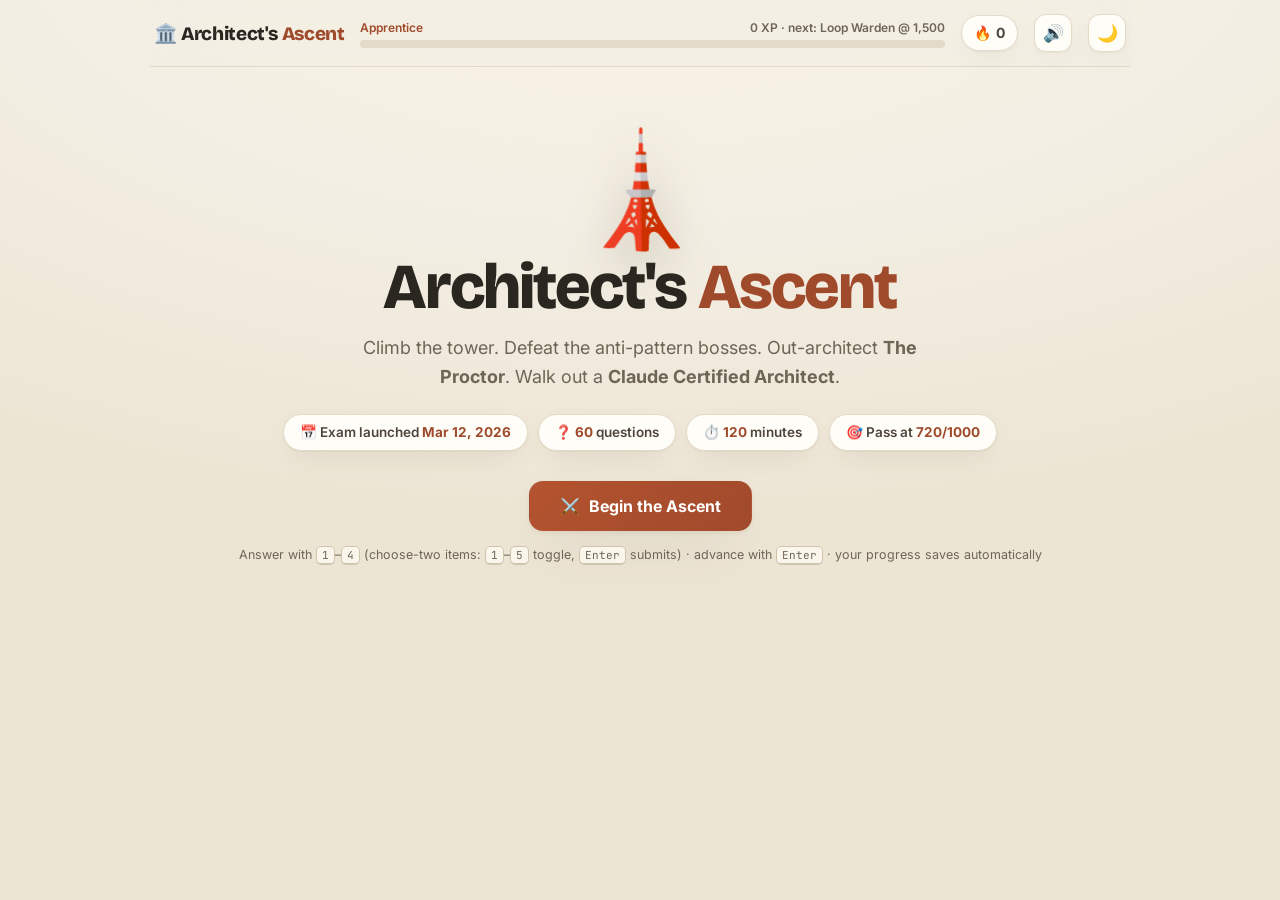
<file: index.html>
<!DOCTYPE html>
<html lang="en">
<head>
<meta charset="UTF-8">
<meta name="viewport" content="width=device-width, initial-scale=1.0">
<title>Architect's Ascent — CCA-F Trainer (2026)</title>
<meta name="description" content="A study game for the Claude Certified Architect — Foundations exam. Climb the tower, defeat anti-pattern bosses, survive The Proctor.">
<link rel="preconnect" href="https://fonts.googleapis.com">
<link rel="preconnect" href="https://fonts.gstatic.com" crossorigin>
<script>
/* theme before first paint: the player's pick, else the system setting */
(function () {
  var t = 'light';
  try {
    var s = JSON.parse(localStorage.getItem('architects-ascent-v2') || 'null');
    if (s && (s.themeSet || (s.themeSet === undefined && s.theme === 'dark'))) t = s.theme;
    else if (window.matchMedia && matchMedia('(prefers-color-scheme: dark)').matches) t = 'dark';
  } catch (e) {}
  document.documentElement.dataset.theme = t;
})();
</script>
<link href="https://fonts.googleapis.com/css2?family=Bricolage+Grotesque:opsz,wght@12..96,400;12..96,600;12..96,700;12..96,800&family=Inter:wght@400;500;600;700&family=JetBrains+Mono:wght@500&display=swap" rel="stylesheet">
<style>
/* ============================================================
   ARCHITECT'S ASCENT — design system
   Readable by decree: Inter for prose, Bricolage for display,
   JetBrains Mono ONLY for code tokens.
   ============================================================ */
:root {
  --font-display: 'Bricolage Grotesque', 'Inter', sans-serif;
  --font-body: 'Inter', -apple-system, 'Segoe UI', sans-serif;
  --font-code: 'JetBrains Mono', ui-monospace, monospace;

  --bg: #F3EEE3;
  --bg-grad: radial-gradient(1200px 600px at 50% -10%, #FAF4E6 0%, #F3EEE3 55%, #EDE5D4 100%);
  --card: #FFFDF7;
  --card-2: #FAF6EC;
  --ink: #2A2620;
  --ink-soft: #4E463C;
  --muted: #6E6557;
  --line: #E3DAC8;
  --line-strong: #CFC4AD;
  --accent: #D97757;
  --accent-deep: #A04A2C;
  --accent-btn: linear-gradient(135deg, #B4532F, #A04A2C);
  --accent-soft: #F6E3DA;
  --gold: #C2912E;
  --gold-ink: #7E5B12;
  --good: #3D7349;
  --good-soft: #E2EFE2;
  --bad: #A8392F;
  --bad-soft: #F7E1DD;
  --on-strong: #FFFFFF;
  --focus: #1F5FBF;
  --d1: #B4532F; --d2: #7461A8; --d3: #3C7268; --d4: #4A6C92; --d5: #9A4E7A;
  --shadow: 0 1px 2px rgba(74,60,40,.06), 0 10px 30px -12px rgba(74,60,40,.18);
  --shadow-big: 0 2px 4px rgba(74,60,40,.08), 0 24px 60px -20px rgba(74,60,40,.28);
  --radius: 16px;
}
[data-theme="dark"] {
  --bg: #201D19;
  --bg-grad: radial-gradient(1200px 600px at 50% -10%, #2B2620 0%, #201D19 55%, #1A1815 100%);
  --card: #2B2722;
  --card-2: #332E27;
  --ink: #F0EADD;
  --ink-soft: #D9D0C0;
  --muted: #B5A994;
  --line: #433D33;
  --line-strong: #57503F;
  --accent: #E08963;
  --accent-deep: #F0A07A;
  --accent-btn: linear-gradient(135deg, var(--accent), var(--accent-deep));
  --accent-soft: #46342B;
  --gold: #D9AC4B;
  --gold-ink: #D9AC4B;
  --good: #7CB888;
  --good-soft: #2E3B2E;
  --bad: #EB8B7C;
  --bad-soft: #45302C;
  --on-strong: #1F1A14;
  --focus: #8DB8FF;
  --d1: #E08963; --d2: #A895D6; --d3: #6FB0A3; --d4: #85A7CC; --d5: #D188B1;
  --shadow: 0 1px 2px rgba(0,0,0,.25), 0 10px 30px -12px rgba(0,0,0,.5);
  --shadow-big: 0 2px 4px rgba(0,0,0,.3), 0 24px 60px -20px rgba(0,0,0,.6);
}

* { margin: 0; padding: 0; box-sizing: border-box; }
@media (prefers-reduced-motion: no-preference) { html { scroll-behavior: smooth; } }
/* keep focused and scrolled-to things clear of the sticky top bar */
html { scroll-padding-top: calc(var(--topbar-h, 70px) + 12px); }
@media (max-width: 800px) { html:has(#screen-exam.active) { scroll-padding-top: calc(var(--topbar-h, 70px) + 64px); } }
body {
  font-family: var(--font-body);
  font-size: 16px;
  line-height: 1.6;
  color: var(--ink);
  background: var(--bg);
  background-image: var(--bg-grad);
  background-attachment: fixed;
  min-height: 100vh;
  transition: background-color .3s, color .3s;
}
code {
  font-family: var(--font-code);
  font-size: .85em;
  background: var(--accent-soft);
  color: var(--accent-deep);
  padding: .1em .35em;
  border-radius: 6px;
  white-space: nowrap;
}
/* long paths and identifiers may break so they can't widen the page on phones */
code.lc { white-space: normal; overflow-wrap: anywhere; -webkit-box-decoration-break: clone; box-decoration-break: clone;
}
[hidden] { display: none !important; }
button { font-family: var(--font-body); cursor: pointer; color: inherit; }
:focus-visible { outline: 3px solid var(--focus); outline-offset: 2px; }
.answer:focus-visible { border-color: var(--focus); }
[tabindex="-1"]:focus { outline: none; }

.sr-only {
  position: absolute !important; width: 1px; height: 1px; padding: 0; margin: -1px;
  overflow: hidden; clip: rect(0 0 0 0); white-space: nowrap; border: 0;
}
/* a whole card is clickable; its title button carries focus and the accessible name */
.card-link {
  font: inherit; color: inherit; background: none; border: 0; padding: 0; text-align: left; letter-spacing: inherit;
}
.card-link::after { content: ''; position: absolute; inset: 0; border-radius: inherit; }
.card-link:focus-visible { outline: none; }
.mode-card:has(.card-link:focus-visible), .floor-card:focus-visible { outline: 3px solid var(--focus); outline-offset: 3px; }
@media (prefers-reduced-motion: reduce) {
  *, *::before, *::after {
    animation-duration: .01ms !important; animation-iteration-count: 1 !important;
    transition-duration: .01ms !important; scroll-behavior: auto !important;
  }
  /* slides are sized by measuring them (Learn.fit), so their text must change size instantly */
  .lslide, .lslide * { transition: none !important; }
}

#app { max-width: 1020px; margin: 0 auto; padding: 0 20px 80px; }

/* ---------- top bar ---------- */
#topbar {
  position: sticky; top: 0; z-index: 50;
  display: flex; align-items: center; gap: 16px;
  padding: 14px 4px;
  background: color-mix(in srgb, var(--bg) 82%, transparent);
  backdrop-filter: blur(10px);
  border-bottom: 1px solid var(--line);
  margin-bottom: 26px;
}
#topbar .logo {
  font-family: var(--font-display);
  font-weight: 800; font-size: 19px; letter-spacing: -.02em;
  cursor: pointer; user-select: none; white-space: nowrap;
  background: none; border: 0; padding: 0; color: var(--ink);
}
#topbar .logo span { color: var(--accent-deep); }
.xp-wrap { flex: 1; min-width: 120px; }
.xp-row { display: flex; justify-content: space-between; font-size: 12px; font-weight: 600; color: var(--muted); margin-bottom: 3px; }
.xp-row .title-chip { color: var(--accent-deep); }
.xp-bar { height: 8px; border-radius: 99px; background: var(--line); overflow: hidden; }
.xp-fill { height: 100%; border-radius: 99px; background: linear-gradient(90deg, var(--accent), var(--gold)); transition: width .6s cubic-bezier(.2,.8,.2,1); }
.streak-chip {
  display: flex; align-items: center; gap: 5px;
  font-weight: 700; font-size: 14px; color: var(--ink-soft);
  background: var(--card); border: 1px solid var(--line);
  padding: 6px 12px; border-radius: 99px; box-shadow: var(--shadow);
  white-space: nowrap;
}
.icon-btn {
  width: 38px; height: 38px; border-radius: 12px;
  border: 1px solid var(--line); background: var(--card);
  font-size: 17px; box-shadow: var(--shadow);
  display: grid; place-items: center;
  transition: transform .15s;
}
.icon-btn:hover { transform: translateY(-2px); }

/* ---------- screens ---------- */
.screen { display: none; animation: rise .35s cubic-bezier(.2,.8,.2,1); }
.screen.active { display: block; }
@keyframes rise { from { opacity: 0; transform: translateY(10px); } to { opacity: 1; transform: none; } }

/* ---------- title screen ---------- */
#screen-title { text-align: center; padding: 40px 0 20px; }
.tower-hero { font-size: 110px; line-height: 1; margin-bottom: 10px; filter: drop-shadow(0 14px 24px rgba(74,60,40,.25)); animation: floaty 4s ease-in-out infinite; }
@keyframes floaty { 0%,100% { transform: translateY(0); } 50% { transform: translateY(-10px); } }
#screen-title h1 {
  font-family: var(--font-display); font-weight: 800;
  font-size: clamp(40px, 7vw, 64px); letter-spacing: -.03em; line-height: 1.05;
}
#screen-title h1 em { font-style: normal; color: var(--accent-deep); }
#screen-title .tagline { font-size: 18px; color: var(--muted); max-width: 560px; margin: 14px auto 6px; }
.exam-facts {
  display: flex; gap: 10px; justify-content: center; flex-wrap: wrap; margin: 22px 0 30px;
}
.fact-pill {
  background: var(--card); border: 1px solid var(--line); border-radius: 99px;
  padding: 7px 16px; font-size: 13.5px; font-weight: 600; color: var(--ink-soft);
  box-shadow: var(--shadow);
}
.fact-pill b { color: var(--accent-deep); }

/* ---------- buttons ---------- */
.btn {
  display: inline-flex; align-items: center; justify-content: center; gap: 9px;
  font-weight: 700; font-size: 16px;
  padding: 14px 30px; border-radius: 14px;
  border: 1px solid transparent;
  background: var(--ink); color: var(--bg);
  box-shadow: var(--shadow-big);
  transition: transform .15s, box-shadow .15s, background .2s;
}
.btn:hover { transform: translateY(-2px); }
.btn:active { transform: translateY(0); }
.btn.primary { background: var(--accent-btn); color: #fff; }
[data-theme="dark"] .btn.primary { color: #241a14; }
.btn.ghost { background: var(--card); color: var(--ink); border-color: var(--line-strong); box-shadow: var(--shadow); }
.btn.small { font-size: 13.5px; padding: 9px 18px; border-radius: 11px; }
.btn:disabled { opacity: .45; pointer-events: none; }

/* ---------- home hub ---------- */
.hub-stats {
  display: grid; grid-template-columns: repeat(auto-fit, minmax(140px, 1fr));
  gap: 12px; margin-bottom: 26px;
}
/* five stats: never leave one card alone on the last row */
@media (max-width: 860px) { .hub-stats { grid-template-columns: repeat(6, minmax(0, 1fr)); } .hub-stats > * { grid-column: span 2; } .hub-stats > :nth-last-child(-n+2):nth-child(3n+1), .hub-stats > :nth-last-child(-n+2):nth-child(3n+1) ~ * { grid-column: span 3; } }
@media (max-width: 480px) { .hub-stats > *, .hub-stats > :nth-last-child(-n+2):nth-child(3n+1), .hub-stats > :nth-last-child(-n+2):nth-child(3n+1) ~ * { grid-column: span 3; } .hub-stats > :last-child:nth-child(odd) { grid-column: 1 / -1; } }
.stat-card {
  background: var(--card); border: 1px solid var(--line); border-radius: var(--radius);
  padding: 14px 18px; box-shadow: var(--shadow);
}
.stat-card .k { font-size: 12px; font-weight: 600; text-transform: uppercase; letter-spacing: .06em; color: var(--muted); }
.stat-card .v { font-family: var(--font-display); font-weight: 800; font-size: 26px; letter-spacing: -.02em; }
.mode-grid { display: grid; grid-template-columns: repeat(auto-fit, minmax(280px, 1fr)); gap: 16px; }
.mode-card {
  position: relative; overflow: hidden;
  background: var(--card); border: 1px solid var(--line); border-radius: 20px;
  padding: 22px; box-shadow: var(--shadow); cursor: pointer;
  transition: transform .18s, box-shadow .18s, border-color .18s;
}
.mode-card:hover { transform: translateY(-4px); box-shadow: var(--shadow-big); border-color: var(--line-strong); }
.mode-card .emoji { font-size: 38px; line-height: 1; margin-bottom: 12px; display: block; }
.mode-card h3 { font-family: var(--font-display); font-weight: 700; font-size: 21px; letter-spacing: -.02em; margin-bottom: 5px; }
.mode-card p { font-size: 14.5px; color: var(--muted); }
.mode-card .badge {
  position: absolute; top: 16px; right: 16px;
  font-size: 12px; font-weight: 700; color: var(--accent-deep);
  background: var(--accent-soft); border-radius: 99px; padding: 4px 11px;
}
.mode-card.hero { grid-column: 1 / -1; background: linear-gradient(135deg, var(--card) 55%, var(--accent-soft)); }

/* ---------- section headers ---------- */
.screen-head { display: flex; align-items: baseline; gap: 14px; margin-bottom: 20px; flex-wrap: wrap; }
.screen-head h1, .screen-head h2 { font-family: var(--font-display); font-weight: 800; font-size: 32px; letter-spacing: -.02em; }
.screen-head .sub { color: var(--muted); font-size: 15px; }
.back-link { font-weight: 600; font-size: 14px; color: var(--accent-deep); background: none; border: none; padding: 4px 0; }
.back-link:hover { text-decoration: underline; }

/* ---------- tower map ---------- */
.floor-list { display: flex; flex-direction: column-reverse; gap: 10px; }
.floor-card {
  display: flex; align-items: center; gap: 16px; width: 100%; text-align: left; font: inherit; color: var(--ink);
  background: var(--card); border: 1px solid var(--line); border-radius: var(--radius);
  padding: 14px 18px; box-shadow: var(--shadow); cursor: pointer;
  transition: transform .15s, border-color .15s;
}
.floor-card:hover { transform: translateX(6px); border-color: var(--accent); }
.floor-card.locked { cursor: not-allowed; background: var(--card-2); border-style: dashed; box-shadow: none; }
.floor-card.locked .floor-num { background: var(--line-strong) !important; color: var(--ink-soft); box-shadow: none; }
.floor-card.locked:hover { transform: none; border-color: var(--line); }
.floor-card.cleared { border-left: 5px solid var(--good); }
.floor-card.next-up { border-left: 5px solid var(--accent); background: linear-gradient(90deg, var(--accent-soft), var(--card) 40%); }
.floor-card.final { border: 2px solid var(--gold); background: linear-gradient(90deg, color-mix(in srgb, var(--gold) 14%, var(--card)), var(--card) 50%); }
.floor-num {
  font-family: var(--font-display); font-weight: 800; font-size: 13px;
  width: 46px; height: 46px; border-radius: 13px; flex: none;
  display: grid; place-items: center; text-align: center; line-height: 1.1;
  color: var(--on-strong); box-shadow: var(--shadow);
}
.floor-meta { flex: 1; min-width: 0; }
.floor-meta > span, .floor-right > span { display: block; }
.floor-meta .name { font-weight: 700; font-size: 16.5px; font-family: var(--font-display); letter-spacing: -.01em; }
.floor-meta .dom { font-size: 13px; color: var(--muted); }
.floor-right { text-align: right; flex: none; }
.floor-right .score { font-weight: 800; font-family: var(--font-display); font-size: 17px; }
.floor-right .stars { font-size: 13px; letter-spacing: 2px; }
.floor-right .status { font-size: 12.5px; font-weight: 600; color: var(--muted); }

/* ---------- battle ---------- */
.battle-stage {
  position: relative;
  background: var(--card); border: 1px solid var(--line); border-radius: 22px;
  box-shadow: var(--shadow-big); overflow: hidden;
}
.battle-top {
  display: flex; justify-content: space-between; align-items: center; gap: 14px;
  padding: 16px 22px; border-bottom: 1px solid var(--line);
  background: var(--card-2);
}
.combatant { min-width: 0; }
.combatant .nm { font-family: var(--font-display); font-weight: 700; font-size: 15.5px; }
.combatant.you .nm { text-align: right; }
.hp-track { width: clamp(110px, 22vw, 220px); height: 10px; border-radius: 99px; background: var(--line); overflow: hidden; margin-top: 5px; }
.hp-fill { height: 100%; border-radius: 99px; background: linear-gradient(90deg, var(--bad), #E0876B); transition: width .5s cubic-bezier(.2,.8,.2,1); }
.hearts { font-size: 19px; letter-spacing: 3px; text-align: right; margin-top: 2px; }
.h-lost::before { content: '🖤'; opacity: .45; }
[data-theme="dark"] .h-lost::before { content: '🤍'; opacity: .4; }
.q-progress { font-size: 12.5px; font-weight: 700; color: var(--muted); text-align: center; }
.combo-chip { font-weight: 800; font-family: var(--font-display); color: var(--gold-ink); font-size: 14px; height: 18px; text-align: center; }

.boss-zone { text-align: center; padding: 18px 20px 4px; position: relative; }
.boss-sprite { font-size: 76px; line-height: 1; display: inline-block; animation: bossIdle 3.2s ease-in-out infinite; filter: drop-shadow(0 12px 18px rgba(74,60,40,.28)); }
@keyframes bossIdle { 0%,100% { transform: translateY(0) rotate(-2deg); } 50% { transform: translateY(-9px) rotate(2deg); } }
.boss-sprite.hit { animation: bossHit .45s; }
@keyframes bossHit { 0% { transform: translateX(0); filter: drop-shadow(0 0 0 transparent) brightness(2); } 25% { transform: translateX(-14px) rotate(-8deg);} 50% { transform: translateX(11px) rotate(6deg);} 100% { transform: translateX(0);} }
.boss-sprite.dead { animation: bossDead 1s forwards; }
@keyframes bossDead { to { transform: translateY(40px) rotate(180deg); opacity: 0; } }
.speech {
  position: relative; display: inline-block; max-width: 480px;
  background: var(--card-2); border: 1px solid var(--line-strong);
  border-radius: 14px; padding: 8px 16px; margin-top: 8px;
  font-size: 14px; font-style: italic; color: var(--ink-soft);
}
.speech::before { content: ''; position: absolute; top: -7px; left: 50%; transform: translateX(-50%) rotate(45deg); width: 12px; height: 12px; background: var(--card-2); border-left: 1px solid var(--line-strong); border-top: 1px solid var(--line-strong); }
.dmg-float {
  position: absolute; font-family: var(--font-display); font-weight: 800; font-size: 30px;
  color: var(--accent-deep); pointer-events: none; animation: dmgUp 1s forwards;
  text-shadow: 0 2px 0 var(--card);
}
.dmg-float.crit { color: var(--gold); font-size: 40px; }
@keyframes dmgUp { from { opacity: 1; transform: translateY(0) scale(1); } to { opacity: 0; transform: translateY(-70px) scale(1.25); } }

.q-zone { padding: 14px 22px 22px; }
.q-text { font-size: 17px; line-height: 1.65; font-weight: 500; margin-bottom: 16px; }
.answers { display: grid; gap: 10px; }
.answer {
  display: flex; gap: 12px; align-items: flex-start; text-align: left;
  background: var(--card-2); border: 1.5px solid var(--line); border-radius: 13px;
  padding: 13px 16px; font-size: 15.5px; line-height: 1.55; color: var(--ink); overflow-wrap: anywhere;
  transition: transform .12s, border-color .12s, background .15s;
}
.answer:hover:not(.disabled) { border-color: var(--accent); transform: translateX(4px); }
.answer .key {
  flex: none; width: 24px; height: 24px; border-radius: 8px; margin-top: 1px;
  display: grid; place-items: center;
  font-size: 12.5px; font-weight: 800; font-family: var(--font-display);
  background: var(--line); color: var(--ink-soft);
}
.answer.correct { border-color: var(--good); background: var(--good-soft); }
.answer.correct .key { background: var(--good); color: var(--on-strong); }
.answer.wrong { border-color: var(--bad); background: var(--bad-soft); }
.answer.wrong .key { background: var(--bad); color: var(--on-strong); }
/* state in words as well as colour */
.answer.correct::after, .answer.wrong::after, .answer.picked::after {
  flex: none; margin-left: auto; align-self: center; padding-left: 8px;
  font-size: 12.5px; font-weight: 700; white-space: nowrap;
}
.answer.correct::after { content: '✓ Correct'; color: var(--good); }
.answer.wrong::after { content: '✗ Your answer'; color: var(--bad); }
.answer.picked::after { content: '✓ Selected'; color: var(--accent-deep); }
.answer.dim { background: transparent; color: var(--muted); text-decoration: line-through; border-style: dashed; }
.answer.disabled { pointer-events: none; }
/* choose-two (multiple-response) items: checkboxes, a counter and a Submit that says why it waits */
.mr-choose { display: inline-block; margin-left: 4px; font-size: 13.5px; font-weight: 800; color: var(--accent-deep); background: var(--accent-soft); border-radius: 99px; padding: 1px 10px; white-space: nowrap; }
.answers.mr .answer .key { border-radius: 5px; border: 2px solid var(--line-strong); background: var(--card); color: var(--ink-soft); }
.answers.mr .answer[aria-checked="true"] .key { background: var(--accent-deep); border-color: var(--accent-deep); color: var(--on-strong); }
.answers.mr .answer::after { display: none !important; }
.answers.mr .answer.correct .key { background: var(--good); border-color: var(--good); color: var(--on-strong); }
.answers.mr .answer.wrong .key { background: var(--bad); border-color: var(--bad); color: var(--on-strong); }
.answers.mr .answer.missed { border-style: dashed; background: transparent; }
.answers.mr .answer.missed .key { background: var(--card); color: var(--good); }
.answer .opt { flex: 1 1 auto; min-width: 0; }
.answer .mark { flex: none; margin-left: auto; align-self: center; padding-left: 8px; font-size: 12.5px; font-weight: 700; white-space: nowrap; }
.answer.correct .mark { color: var(--good); }
.answer.wrong .mark { color: var(--bad); }
.mr-bar { display: flex; flex-wrap: wrap; align-items: center; gap: 8px 12px; margin-top: 2px; }
.mr-count { font-weight: 700; font-size: 14px; color: var(--ink-soft); }
.mr-why { font-size: 13px; color: var(--muted); }
.mr-submit { margin-left: auto; }
.mr-submit.is-disabled { opacity: .6; cursor: not-allowed; }
.mr-bar.nudge { animation: mrNudge .3s; }
@keyframes mrNudge { 25% { transform: translateX(-4px); } 75% { transform: translateX(4px); } }
@media (prefers-reduced-motion: reduce) { .mr-bar.nudge { animation: none; } }
.powerup .pu-why { font-size: 11px; font-weight: 600; }
.ready-fmt { margin: 10px 0 0; color: var(--ink-soft); }
.m-note { font-weight: 700; margin-bottom: 6px; }
.rev-opts { list-style: none; padding: 0; margin: 6px 0; text-align: left; }
.rev-opts li { padding: 3px 0; font-size: 14px; }
.rev-opts li.ok b { color: var(--good); }
.rev-opts li.no b { color: var(--bad); }
.rev-opts li.miss b { color: var(--gold-ink); }

.powerup-bar { display: flex; gap: 9px; justify-content: center; padding: 0 22px 18px; flex-wrap: wrap; }
.powerup {
  display: inline-flex; align-items: center; gap: 7px; color: var(--ink);
  font-size: 13px; font-weight: 700;
  background: var(--card-2); border: 1px solid var(--line-strong); border-radius: 99px;
  padding: 7px 14px; transition: transform .15s, border-color .15s;
}
.powerup:hover:not(:disabled) { transform: translateY(-2px); border-color: var(--gold); }
.powerup:disabled { opacity: .4; pointer-events: none; }
.powerup .cnt { background: var(--gold-ink); color: var(--on-strong); border-radius: 99px; font-size: 11.5px; padding: 1px 7px; }
.hint-strip {
  margin: 0 22px 14px; padding: 10px 16px; border-radius: 12px;
  background: color-mix(in srgb, var(--gold) 12%, var(--card));
  border: 1px dashed var(--gold);
  font-size: 14px; color: var(--ink-soft); display: none;
}
.hint-strip.show { display: block; animation: rise .3s; }
.shield-note { text-align: center; font-size: 12.5px; font-weight: 700; color: var(--d4); padding-bottom: 8px; display: none; }
.shield-note.show { display: block; }

/* ---------- explanation modal ---------- */
#overlay {
  position: fixed; inset: 0; z-index: 100; display: none;
  background: color-mix(in srgb, var(--ink) 35%, transparent);
  backdrop-filter: blur(4px);
  align-items: center; justify-content: center; padding: 20px;
}
#overlay.show { display: flex; }
.modal {
  width: min(640px, 100%); max-height: 82vh; overflow-y: auto;
  background: var(--card); border-radius: 20px; border: 1px solid var(--line-strong);
  box-shadow: var(--shadow-big); padding: 26px 28px 0;
  animation: pop .3s cubic-bezier(.2,.8,.2,1);
}
@keyframes pop { from { transform: scale(.94); opacity: 0; } to { transform: scale(1); opacity: 1; } }
.modal .verdict { font-family: var(--font-display); font-weight: 800; font-size: 24px; margin-bottom: 4px; }
.modal .verdict.good { color: var(--good); }
.modal .verdict.bad { color: var(--bad); }
.modal .right-answer { font-size: 14.5px; font-weight: 600; color: var(--ink-soft); background: var(--good-soft); border-radius: 10px; padding: 10px 14px; margin: 12px 0; }
.modal .expl { font-size: 15px; color: var(--ink-soft); }
.modal .modal-foot { display: flex; justify-content: flex-end; gap: 10px; margin-top: 20px; position: sticky; bottom: 0; padding: 12px 0 22px; background: var(--card); }
.modal:focus { outline: none; }

/* ---------- results ---------- */
.result-wrap { text-align: center; padding: 30px 0 10px; }
.result-emoji { font-size: 90px; line-height: 1; animation: floaty 3s ease-in-out infinite; }
.result-wrap h1 { font-family: var(--font-display); font-weight: 800; font-size: 42px; letter-spacing: -.03em; margin: 8px 0 4px; }
.result-wrap h1.win { color: var(--good); }
.result-wrap h1.lose { color: var(--bad); }
.result-sub { color: var(--muted); font-size: 16px; margin-bottom: 22px; }
.result-stats { display: flex; gap: 12px; justify-content: center; flex-wrap: wrap; margin-bottom: 26px; }

/* ---------- exam ---------- */
.exam-rules { background: var(--card); border: 1px solid var(--line); border-radius: 20px; box-shadow: var(--shadow); padding: 26px 30px; max-width: 720px; margin: 0 auto; }
.exam-rules ul { margin: 14px 0 20px 20px; }
.exam-rules li { margin-bottom: 8px; color: var(--ink-soft); }
.exam-shell { display: grid; grid-template-columns: 1fr 240px; gap: 18px; align-items: start; }
.exam-main { min-width: 0; overflow-wrap: break-word; background: var(--card); border: 1px solid var(--line); border-radius: 20px; box-shadow: var(--shadow); padding: 24px; }
.exam-side { position: sticky; top: calc(var(--topbar-h, 70px) + 12px); display: flex; flex-direction: column; gap: 14px; }
.grid-jump { display: none; }
.exam-timer {
  background: var(--card); border: 1px solid var(--line); border-radius: 16px; box-shadow: var(--shadow);
  padding: 14px 18px; text-align: center;
}
.exam-timer .t { font-family: var(--font-display); font-weight: 800; font-size: 30px; font-variant-numeric: tabular-nums; }
.exam-timer .t.low { color: var(--bad); }
.exam-timer .t.low::before { content: '⏰ '; font-size: .7em; }
.exam-timer .lbl { font-size: 12px; color: var(--muted); font-weight: 600; }
.nav-grid { background: var(--card); border: 1px solid var(--line); border-radius: 16px; box-shadow: var(--shadow); padding: 14px; display: grid; grid-template-columns: repeat(6, 1fr); gap: 6px; }
.nav-cell {
  aspect-ratio: 1; border-radius: 8px; border: 1px solid var(--line);
  font-size: 11.5px; font-weight: 700; background: var(--card-2); color: var(--muted);
  display: grid; place-items: center; padding: 0;
}
.nav-cell.answered { background: var(--good-soft); color: var(--good); border-color: var(--good); }
.nav-cell.flagged { background: color-mix(in srgb, var(--gold) 18%, var(--card)); border-color: var(--gold-ink); color: var(--gold-ink); }
.nav-cell.flagged::after { content: '⚑'; font-size: 9px; margin-left: 1px; }
.nav-cell.current { outline: 2px solid var(--accent); outline-offset: 1px; }
.exam-qhead { display: flex; justify-content: space-between; align-items: center; margin-bottom: 12px; gap: 10px; flex-wrap: wrap; }
.exam-qhead .qn { font-size: 18px; font-family: var(--font-display); font-weight: 800; font-size: 18px; }
.domain-tag { font-size: 12px; font-weight: 700; padding: 3px 11px; border-radius: 99px; color: var(--on-strong); }
.flag-btn { background: none; border: 1.5px solid var(--line-strong); border-radius: 10px; padding: 6px 13px; font-size: 13px; font-weight: 600; color: var(--ink-soft); }
.flag-btn.on { border-color: var(--gold-ink); color: var(--gold-ink); background: color-mix(in srgb, var(--gold) 12%, transparent); }
.exam-foot { display: flex; justify-content: space-between; margin-top: 18px; gap: 10px; flex-wrap: wrap; }
/* phone: the clock and pace ride along at the top; the question grid follows the question */
@media (max-width: 800px) {
  .exam-shell { grid-template-columns: minmax(0, 1fr); gap: 12px; }
  .exam-side { display: contents; }
  .exam-timer {
    order: -1; position: sticky; top: var(--topbar-h, 70px); z-index: 40;
    display: flex; align-items: center; gap: 4px 12px; flex-wrap: wrap; text-align: left; padding: 6px 12px;
  }
  .exam-timer .lbl { position: absolute; width: 1px; height: 1px; overflow: hidden; clip: rect(0 0 0 0); white-space: nowrap; }
  .exam-timer .t { font-size: 20px; }
  .exam-timer .pace { margin-top: 0; flex: 1 1 auto; font-size: 11.5px; }
  .grid-jump { display: inline-block; margin-left: auto; font-size: 13px; font-weight: 700; background: var(--card-2); border: 1px solid var(--line-strong); border-radius: 9px; padding: 5px 10px; }
  .exam-main { padding: 18px 16px; }
  .exam-foot .btn.small { padding: 9px 12px; }
}

/* score report */
.score-dial-wrap { display: flex; flex-direction: column; align-items: center; margin-bottom: 10px; }
.score-dial { width: 200px; height: 200px; position: relative; }
.score-dial svg { transform: rotate(-90deg); }
.score-dial .val { position: absolute; inset: 0; display: grid; place-items: center; text-align: center; }
.score-dial .val .n { font-family: var(--font-display); font-weight: 800; font-size: 30px; line-height: 1.1; letter-spacing: -.02em; }
.score-dial .val .raw { font-size: 14px; font-weight: 700; color: var(--ink-soft); margin-top: 2px; }
.score-dial .val > div { max-width: 150px; }
.result-wrap h1.er-kind { font-size: 22px; color: var(--ink); margin: 0 0 12px; letter-spacing: -.01em; }
.score-dial .val .d { font-size: 12px; color: var(--muted); font-weight: 600; line-height: 1.3; }
.pass-banner { font-family: var(--font-display); font-weight: 800; font-size: 26px; text-align: center; margin: 8px 0 22px; }
.domain-bars { max-width: 560px; margin: 0 auto 26px; display: grid; gap: 12px; }
.dbar .row { display: flex; justify-content: space-between; gap: 12px; text-align: left; font-size: 13.5px; font-weight: 600; margin-bottom: 4px; }
.dbar .row > :last-child { flex: none; text-align: right; }
.dbar .track { height: 10px; border-radius: 99px; background: var(--line); overflow: hidden; }
.dbar .fill { height: 100%; border-radius: 99px; transition: width .8s cubic-bezier(.2,.8,.2,1); }
.exam-review-list { display: grid; grid-template-columns: minmax(0, 1fr); gap: 12px; margin-top: 24px; text-align: left; }
.rev-item { overflow-wrap: anywhere; }
.rev-item { background: var(--card); border: 1px solid var(--line); border-radius: 14px; padding: 16px 18px; }
.rev-item .q { font-weight: 600; font-size: 15px; margin-bottom: 8px; }
.rev-item .row { font-size: 14px; margin: 3px 0; }
.rev-item .row.ok { color: var(--good); }
.rev-item .row.no { color: var(--bad); }
.rev-item .ex { font-size: 13.5px; color: var(--muted); margin-top: 8px; }

/* ---------- lightning ---------- */
.lightning-head { display: flex; align-items: center; justify-content: space-between; gap: 14px; margin-bottom: 16px; }
.time-track { flex: 1; height: 14px; border-radius: 99px; background: var(--line); overflow: hidden; }
.time-fill { height: 100%; border-radius: 99px; background: linear-gradient(90deg, var(--gold), var(--accent)); transition: width .2s linear; }
.l-secs { font-weight: 700; font-size: 14px; color: var(--muted); font-variant-numeric: tabular-nums; min-width: 34px; }
.lightning-score { font-family: var(--font-display); font-weight: 800; font-size: 26px; min-width: 60px; text-align: right; }

/* ---------- bestiary ---------- */
.beast-grid { display: grid; grid-template-columns: repeat(auto-fill, minmax(220px, 1fr)); gap: 14px; }
.beast-card {
  background: var(--card); border: 1px solid var(--line); border-radius: 18px;
  padding: 20px; text-align: center; box-shadow: var(--shadow);
  transition: transform .15s;
}
.beast-card:hover { transform: translateY(-3px); }
.beast-card .face { font-size: 52px; line-height: 1.1; }
.beast-card.locked .face { filter: grayscale(1) brightness(.45) contrast(.7); }
.beast-card h2 { font-family: var(--font-display); font-weight: 700; font-size: 17px; margin: 8px 0 2px; }
.beast-card .cry { font-size: 13px; font-style: italic; color: var(--muted); min-height: 38px; }
.beast-card .weak { font-size: 12.5px; margin-top: 10px; padding: 8px 10px; border-radius: 10px; background: var(--good-soft); color: var(--good); font-weight: 600; }
.beast-card.locked .weak { background: var(--card-2); color: var(--muted); }

/* ---------- trophies ---------- */
.trophy-grid { display: grid; grid-template-columns: repeat(auto-fill, minmax(250px, 1fr)); gap: 12px; }
.trophy {
  display: flex; gap: 14px; align-items: center;
  background: var(--card); border: 1px solid var(--line); border-radius: 16px;
  padding: 14px 16px; box-shadow: var(--shadow);
}
.trophy .ic { font-size: 30px; flex: none; }
.trophy.locked { background: var(--card-2); border-style: dashed; box-shadow: none; }
.trophy.locked .ic { filter: grayscale(1); opacity: .5; }
.trophy.locked .nm { color: var(--ink-soft); }
.trophy .nm { font-weight: 700; font-size: 15px; }
.trophy .ds { font-size: 13px; color: var(--muted); }

/* ---------- review deck ---------- */
.deck-empty { text-align: center; padding: 60px 20px; color: var(--muted); }
.deck-empty .big { font-size: 64px; }

/* ---------- toasts ---------- */
#toasts { position: fixed; bottom: 24px; right: 24px; z-index: 200; display: flex; flex-direction: column; gap: 10px; pointer-events: none; }
.toast { pointer-events: none; }
.toast {
  display: flex; gap: 12px; align-items: center;
  background: var(--ink); color: var(--bg);
  border-radius: 14px; padding: 13px 18px; box-shadow: var(--shadow-big);
  font-size: 14.5px; font-weight: 600; max-width: 340px;
  animation: toastIn .4s cubic-bezier(.2,.8,.2,1);
}
.toast .ic { font-size: 24px; }
.toast .sub { font-size: 12.5px; opacity: .75; font-weight: 500; }
@keyframes toastIn { from { transform: translateX(120%); } to { transform: none; } }
.toast.out { transition: all .4s; transform: translateX(120%); opacity: 0; }

/* ---------- confetti ---------- */
.confetti-bit { position: fixed; top: -20px; z-index: 300; pointer-events: none; animation: confFall linear forwards; }
@keyframes confFall { to { transform: translateY(110vh) rotate(720deg); opacity: .9; } }

/* misc */
/* ---------- exam variants, pacing, practice feedback ---------- */
.exam-variants { display: grid; grid-template-columns: repeat(auto-fit, minmax(300px, 1fr)); gap: 16px; }
.exam-variants h2, .resume-box p { font-family: var(--font-display); font-weight: 700; font-size: 20px; }
.resume-box { margin-bottom: 16px; border-color: var(--gold); }
.resume-box p { font-size: 16px; font-family: var(--font-body); font-weight: 500; margin-bottom: 12px; }
.exam-history { max-width: 560px; margin: 22px auto 0; }
.exam-history h2, .domain-bars h2, .er-focus h2, .bp-focus h2 { font-family: var(--font-display); font-size: 16px; margin: 6px 0 8px; text-align: left; }
.hist-row { display: flex; justify-content: space-between; font-size: 14px; padding: 6px 0; border-bottom: 1px solid var(--line); }
.exam-mode { font-size: 12.5px; font-weight: 700; color: var(--muted); text-transform: uppercase; letter-spacing: .05em; margin-bottom: 8px; }
.scen-chip { font-size: 12px; font-weight: 700; color: var(--accent-deep); background: var(--accent-soft); padding: 3px 10px; border-radius: 99px; margin-right: auto; }
.scen-box { display: none; background: var(--card-2); border: 1px solid var(--line); border-left: 4px solid var(--accent); border-radius: 12px; padding: 12px 14px; font-size: 14.5px; color: var(--ink-soft); margin-bottom: 14px; }
.qclock { font-size: 13px; font-weight: 700; color: var(--muted); font-variant-numeric: tabular-nums; }
.qclock.over { color: var(--bad); }
#screen-exam:not(.practice) .qclock { display: none; }
#screen-exam.practice .flag-btn { display: none; }
/* a pick is not a verdict: keep it clearly apart from the red 'wrong' state */
.answer.picked { border-color: var(--accent); background: var(--card); box-shadow: inset 0 0 0 1px var(--accent); }
.answer.picked .key { background: var(--accent); color: var(--on-strong); }
.practice-fb:empty { display: none; }
.practice-fb { margin-top: 16px; background: var(--card-2); border-radius: 12px; padding: 14px 16px; }
.practice-fb .verdict { font-family: var(--font-display); font-weight: 800; font-size: 18px; margin-bottom: 4px; }
.practice-fb .verdict.good { color: var(--good); }
.practice-fb .verdict.bad { color: var(--bad); }
.practice-fb .expl { font-size: 14.5px; color: var(--ink-soft); }
.practice-fb .right { text-align: right; margin-top: 10px; }
.pace { font-size: 12px; font-weight: 600; color: var(--muted); margin-top: 6px; }
.pace.behind { color: var(--bad); }
.nav-cell.missed { background: var(--bad-soft); color: var(--bad); border-color: var(--bad); }
.nav-cell.incomplete { background: var(--card); color: var(--gold-ink); border: 1.5px dashed var(--gold-ink); }
.nav-cell.incomplete::before { content: '½'; font-size: 9px; margin-right: 1px; }
.nav-cell.block-start { box-shadow: -3px 0 0 var(--accent); }
.er-kind { font-weight: 700; color: var(--muted); font-size: 14px; margin-bottom: 8px; }
.er-note { max-width: 620px; margin: -10px auto 22px; font-size: 13.5px; color: var(--muted); }
.er-focus { max-width: 560px; margin: 0 auto 22px; text-align: left; }
.er-actions { display: flex; gap: 10px; justify-content: center; flex-wrap: wrap; }
.er-actions .btn[aria-pressed="true"] { background: var(--ink); color: var(--card); border-color: var(--ink); }
.focus-row { display: flex; justify-content: space-between; align-items: center; gap: 12px; padding: 9px 0; border-bottom: 1px solid var(--line); font-size: 14.5px; text-align: left; }
.focus-row .btn { flex: none; }
.focus-row > span:first-child { flex: 1; min-width: 0; }
/* phones: the text gets the full width and its buttons sit underneath */
@media (max-width: 640px) { .focus-row { flex-wrap: wrap; } .focus-row > span:first-child { flex-basis: 100%; } }
a.btn { text-decoration: none; }
.rev-item .tsline { font-size: 12px; font-weight: 700; color: var(--muted); margin-bottom: 4px; }
.muted { color: var(--muted); }
.small { font-size: 13px; }

/* ---------- blueprint ---------- */
.exam-facts.left { justify-content: flex-start; margin: 0 0 16px; }
.bp-focus { background: var(--card); border: 1px solid var(--line); border-radius: 16px; box-shadow: var(--shadow); padding: 14px 18px; margin-bottom: 16px; }
.bp-tabs { display: flex; gap: 8px; margin-bottom: 14px; flex-wrap: wrap; }
.bp-tabs button { font: inherit; font-size: 14px; font-weight: 600; padding: 8px 14px; border-radius: 99px; border: 1.5px solid var(--line-strong); background: var(--card); color: var(--ink); cursor: pointer; }
.bp-tabs button.on { background: var(--ink); color: var(--card); border-color: var(--ink); }
.bp-dwrap { position: relative; }
.bp-ddrill { position: absolute; top: 18px; right: 18px; }
.bp-dwrap > .bp-domain > summary { padding-right: 150px; }
.bp-domain { background: var(--card); border: 1px solid var(--line); border-left: 5px solid var(--dc); border-radius: 16px; box-shadow: var(--shadow); margin-bottom: 12px; overflow: hidden; }
.bp-domain > summary { display: flex; align-items: center; gap: 14px; padding: 14px 18px; cursor: pointer; list-style: none; }
.bp-domain > summary::-webkit-details-marker { display: none; }
.bp-dnum { font-family: var(--font-display); font-weight: 800; font-size: 22px; color: var(--dc); flex: none; width: 40px; }
.bp-dmeta { flex: 1; min-width: 0; display: flex; flex-direction: column; gap: 2px; font-size: 13px; }
.bp-dmeta .nm { font-family: var(--font-display); font-weight: 700; font-size: 17px; }
.bp-bar { position: relative; height: 7px; border-radius: 99px; background: var(--line); overflow: hidden; margin-top: 5px; max-width: 420px; }
.bp-bar .seen { position: absolute; inset: 0 auto 0 0; background: var(--line-strong); }
.bp-bar .right { position: absolute; inset: 0 auto 0 0; }
.bp-ts { border-top: 1px solid var(--line); padding: 14px 18px; }
.bp-tshead { display: flex; gap: 12px; align-items: flex-start; flex-wrap: wrap; }
.bp-tsid { font-family: var(--font-display); font-weight: 800; color: var(--dc); flex: none; width: 34px; }
.bp-tstitle { flex: 1; min-width: 0; font-weight: 600; font-size: 15px; }
.bp-tstitle .muted { font-weight: 500; font-size: 12.5px; }
/* phones: the title gets the row, its buttons go underneath */
@media (max-width: 640px) { .bp-tstitle { flex: 1 1 calc(100% - 46px); } .bp-tstitle + .btn { margin-left: 46px; } }
.bp-ideas { display: grid; grid-template-columns: 1fr 1fr; gap: 14px; margin: 10px 0 0 46px; font-size: 13.5px; color: var(--ink-soft); }
.bp-ideas h3 { font-size: 11.5px; text-transform: uppercase; letter-spacing: .06em; color: var(--muted); margin-bottom: 4px; }
.bp-ideas ul { margin-left: 16px; }
.bp-docs { margin: 10px 0 0 46px; font-size: 13px; color: var(--muted); }
.bp-docs a, .bp-prep a { color: var(--accent-deep); }
.bp-delta { margin: 8px 0 0 46px; font-size: 13px; color: var(--ink-soft); background: color-mix(in srgb, var(--gold) 12%, var(--card)); border-radius: 10px; padding: 8px 12px; }
.bp-prep { display: grid; grid-template-columns: repeat(auto-fill, minmax(300px, 1fr)); gap: 14px; }
.bp-prep ul { margin-left: 18px; font-size: 14px; color: var(--ink-soft); display: grid; gap: 6px; }
.bp-scen-grid { display: grid; grid-template-columns: repeat(auto-fill, minmax(280px, 1fr)); gap: 14px; }
.bp-scen { background: var(--card); border: 1px solid var(--line); border-radius: 16px; box-shadow: var(--shadow); padding: 16px 18px; display: flex; flex-direction: column; gap: 8px; }
.bp-scen .nm { font-family: var(--font-display); font-weight: 700; font-size: 17px; }
.bp-scen p { font-size: 14px; color: var(--ink-soft); flex: 1; }
.bp-scen .btn { align-self: flex-start; }
.bp-oos { margin-top: 18px; background: var(--card); border: 1px solid var(--line); border-radius: 16px; padding: 12px 18px; }
.bp-oos summary { cursor: pointer; font-weight: 600; }
.bp-oos ul { columns: 2; margin: 10px 0 0 18px; font-size: 13.5px; color: var(--ink-soft); }
.drill-meta { display: flex; justify-content: space-between; gap: 12px; font-size: 12.5px; font-weight: 700; color: var(--muted); margin-bottom: 10px; }
/* top bar: below 800px the XP bar takes its own row so title and XP never run together */
@media (max-width: 800px) {
  #topbar { flex-wrap: wrap; gap: 10px; }
  #topbar .logo { margin-right: auto; }
  .xp-wrap { order: 5; flex-basis: 100%; }
}

@media (max-width: 640px) {
  #app { padding: 0 16px 80px; }
  #topbar .logo { font-size: 16px; }
  .icon-btn { width: 34px; height: 34px; }
  .bp-ideas, .bp-docs, .bp-delta { grid-template-columns: 1fr; margin-left: 0; }
  .bp-oos ul { columns: 1; }
  .bp-domain > summary { flex-wrap: wrap; }
  .bp-dwrap > .bp-domain > summary { padding-right: 18px; padding-top: 58px; }
  .bp-ddrill { top: 14px; right: auto; left: 18px; }
  /* tower: status gets its own line so floor names have the width */
  .floor-card { flex-wrap: wrap; gap: 6px 12px; padding: 12px 14px; }
  .floor-meta { flex: 1 1 0; }
  .floor-right { flex: 1 1 100%; text-align: left; display: flex; gap: 10px; align-items: baseline; padding-left: 58px; }
  .floor-right .score { font-size: 15px; }
  /* battle: one compact header row, question sooner */
  .battle-top { flex-wrap: wrap; padding: 12px 14px; gap: 6px 10px; }
  .battle-top .combatant:first-child { flex: 1 1 100%; order: -1; }
  .combatant .nm { font-size: 14.5px; }
  .hp-track { width: 100%; }
  #b-player-name { display: none; }
  .hearts { white-space: nowrap; font-size: 17px; letter-spacing: 1px; }
  .boss-zone { padding: 10px 14px 0; display: flex; align-items: center; gap: 12px; text-align: left; }
  .boss-sprite { font-size: 44px; }
  .boss-zone .speech { margin-top: 0; font-size: 13px; padding: 6px 12px; }
  .boss-zone .speech::before { display: none; }
  .q-zone { padding: 12px 14px 18px; }
  .q-text { font-size: 16px; }
  .answer { padding: 11px 12px; font-size: 15px; }
  .answer.correct::after, .answer.wrong::after, .answer.picked::after { display: none; }
  .answer.correct .key::after { content: '✓'; }
  .answer.wrong .key::after { content: '✗'; }
  .answer.picked .key::after { content: '✓'; }
  .answer .key { width: auto; min-width: 24px; padding: 0 5px; gap: 2px; grid-auto-flow: column; }
  .answer .mark { white-space: normal; font-size: 11.5px; max-width: 34%; text-align: right; }
  .mr-submit { margin-left: 0; width: 100%; }
  .modal { padding: 20px 18px 0; max-height: 88vh; }
  .score-dial-wrap .score-dial { transform: scale(.9); }
  #toasts { left: 16px; right: 16px; bottom: 16px; }
  .toast:not(:last-child) { display: none; }  /* one at a time: a stack covers what the player is reading */
  #screen-lesson.active ~ #toasts, body:has(#screen-lesson.active) #toasts { top: calc(var(--topbar-h, 70px) + 8px); bottom: auto; }  /* lessons: the answer you just tapped is lower down */
  .toast { max-width: none; }
}
@media (max-width: 400px) {
  #app { padding: 0 12px 80px; }
  #topbar { gap: 6px; }
  #topbar .logo { font-size: 14.5px; }
  #topbar .logo > [aria-hidden] { display: none; }
  .streak-chip { padding: 4px 8px; font-size: 13px; gap: 3px; }
  #topbar .icon-btn { width: 32px; height: 32px; font-size: 15px; }
  .exam-timer .pace { flex: 1 1 0; min-width: 0; }
  .xp-row { font-size: 11px; gap: 8px; }
}
@media (max-width: 360px) { .xp-next { display: none; }
}
.center { text-align: center; }
.mt { margin-top: 22px; }
.kbd-tip { text-align: center; color: var(--muted); font-size: 12.5px; margin-top: 14px; }
kbd { font-family: var(--font-code); font-size: 11px; border: 1px solid var(--line-strong); border-bottom-width: 2px; border-radius: 5px; padding: 1px 5px; background: var(--card-2); }

/* home: readiness + study bands */
.ready-panel { background: var(--card); border: 1px solid var(--line); border-radius: 18px; padding: 18px 20px; margin-bottom: 8px; box-shadow: var(--shadow); }
.ready-head { display: flex; justify-content: space-between; gap: 16px; flex-wrap: wrap; margin-bottom: 12px; }
.ready-head h2 { font-family: var(--font-display); font-size: 21px; letter-spacing: -.02em; }
.ready-sum { display: grid; grid-template-columns: auto auto; gap: 2px 14px; align-items: baseline; font-size: 14px; }
.ready-sum .k { color: var(--muted); font-size: 12.5px; }
.ready-sum .v { font-weight: 700; }
.ready-rows { display: grid; gap: 6px; }
.ready-row { display: grid; grid-template-columns: auto minmax(0, 1fr) minmax(90px, 32%) 78px; gap: 10px; align-items: center; cursor: pointer; padding: 4px 6px; border-radius: 10px;
  width: 100%; background: none; border: 0; font: inherit; color: var(--ink); text-align: left; }
.ready-row:hover { background: var(--accent-soft); }
.ready-row .nm { font-size: 14px; overflow: hidden; text-overflow: ellipsis; white-space: nowrap; }
.ready-row .track { position: relative; height: 10px; background: var(--line); border-radius: 6px; overflow: hidden; }
.ready-row .cov { position: absolute; inset: 0 auto 0 0; background: var(--line-strong); }
.ready-row .acc { position: absolute; inset: 0 auto 0 0; }
.ready-row .target { position: absolute; top: 0; bottom: 0; left: 72%; width: 2px; background: var(--ink, currentColor); opacity: .55; }
.ready-row .val { font-size: 13px; text-align: right; font-variant-numeric: tabular-nums; }
.next-step { display: flex; align-items: center; gap: 12px; margin: 14px 0 6px; padding: 12px 14px; border-radius: 14px; background: var(--accent-soft); flex-wrap: wrap; }
.next-step .ic { font-size: 26px; }
.next-step .txt { flex: 1 1 220px; }
h2.band-title { font-weight: 700; }
.band-title { display: flex; align-items: baseline; gap: 10px; flex-wrap: wrap; font-family: var(--font-display); font-size: 19px; margin: 26px 0 10px; letter-spacing: -.01em; }
.band-title span { display: inline-grid; place-items: center; width: 26px; height: 26px; border-radius: 50%; background: var(--accent-deep); color: var(--on-strong); font-size: 14px; }
.band-title em { font-style: normal; font-family: inherit; font-size: 13.5px; color: var(--muted); font-weight: 400; }
.small-cards .mode-card { padding: 14px 18px; }
.small-cards .mode-card .emoji { font-size: 26px; margin-bottom: 6px; }
.beast-card .haunts { font-size: 12.5px; color: var(--muted); margin: 6px 0 8px; }
@media (max-width: 1000px) {
  .ready-row { grid-template-columns: auto minmax(0, 1fr) 70px; align-items: start; }
  .ready-row .nm { white-space: normal; line-height: 1.35; }
  .ready-row .nm .muted { display: block; }
  .ready-row .track { grid-column: 2 / -1; grid-row: 2; }
}
</style>
<link rel="stylesheet" href="learn/learn.css">
</head>
<body>
<div id="app">
  <header id="topbar">
    <button class="logo" onclick="UI.go('home')" aria-label="Architect's Ascent: back to the hall"><span aria-hidden="true">🏛️ </span>Architect's <span>Ascent</span></button>
    <div class="xp-wrap">
      <div class="xp-row"><span class="title-chip" id="hud-title">Apprentice</span><span id="hud-xp">0 XP</span></div>
      <div class="xp-bar" id="hud-xpbar" role="progressbar" aria-label="XP toward the next title" aria-valuemin="0" aria-valuemax="100" aria-valuenow="0"><div class="xp-fill" id="hud-xpfill" style="width:0%"></div></div>
    </div>
    <div class="streak-chip" id="hud-streak-chip" title="Daily streak" role="img" aria-label="Daily streak: 0 days"><span aria-hidden="true">🔥 </span><span id="hud-streak">0</span></div>
    <button class="icon-btn" id="btn-sound" title="Sound" aria-label="Sound" aria-pressed="true"><span aria-hidden="true">🔊</span></button>
    <button class="icon-btn" id="btn-theme" title="Switch to dark theme" aria-label="Switch to dark theme"><span aria-hidden="true">🌙</span></button>
  </header>

  <main>
    <!-- TITLE -->
    <section class="screen active" id="screen-title">
      <div class="tower-hero" aria-hidden="true">🗼</div>
      <h1>Architect's <em>Ascent</em></h1>
      <p class="tagline">Climb the tower. Defeat the anti-pattern bosses. Out-architect <strong>The Proctor</strong>. Walk out a <strong>Claude Certified Architect</strong>.</p>
      <div class="exam-facts">
        <div class="fact-pill"><span aria-hidden="true">📅</span> Exam launched <b>Mar 12, 2026</b></div>
        <div class="fact-pill"><span aria-hidden="true">❓</span> <b>60</b> questions</div>
        <div class="fact-pill"><span aria-hidden="true">⏱️</span> <b>120</b> minutes</div>
        <div class="fact-pill"><span aria-hidden="true">🎯</span> Pass at <b>720/1000</b></div>
      </div>
      <button class="btn primary" onclick="UI.go('home')"><span aria-hidden="true">⚔️</span> Begin the Ascent</button>
      <button class="btn ghost" id="title-resume" hidden onclick="UI.go('examintro')"><span aria-hidden="true">⏳</span> Resume your mock exam · <b></b></button>
      <p class="kbd-tip">Answer with <kbd>1</kbd>–<kbd>4</kbd> (choose-two items: <kbd>1</kbd>–<kbd>5</kbd> toggle, <kbd>Enter</kbd> submits) · advance with <kbd>Enter</kbd> · your progress saves automatically</p>
    </section>

    <!-- HOME: a study path built around the real exam -->
    <section class="screen" id="screen-home">
      <h1 class="sr-only">Study hall</h1>
      <div class="ready-panel" id="ready-panel"></div>

      <h2 class="band-title"><span aria-hidden="true">1</span> Learn <em>understand each domain before you test it</em></h2>
      <div class="mode-grid">
        <div class="mode-card" id="card-learn" onclick="UI.go('learn')" style="display:none">
          <span class="badge" id="learn-badge">lessons</span>
          <span class="emoji" aria-hidden="true">🎓</span>
          <h3><button class="card-link" aria-describedby="card-learn-d">Learning Path</button></h3>
          <p id="card-learn-d">Staged lessons from beginner to advanced for every domain, task statement and scenario, with slides and short videos. Each ends with a drill.</p>
        </div>
        <div class="mode-card" id="card-blueprint" onclick="UI.go('blueprint')">
          <span class="badge" id="bp-badge">exam guide</span>
          <span class="emoji" aria-hidden="true">📘</span>
          <h3><button class="card-link" aria-describedby="card-bp-d">The Blueprint</button></h3>
          <p id="card-bp-d">The official exam guide as a map: 5 domains, 30 task statements, 6 scenarios. Key ideas, official docs, your coverage, and a drill for each.</p>
        </div>
      </div>

      <h2 class="band-title"><span aria-hidden="true">2</span> Practice <em>every question maps to an exam task statement</em></h2>
      <div class="mode-grid">
        <div class="mode-card hero" onclick="UI.go('tower')">
          <span class="badge" id="tower-badge">0/10 floors</span>
          <span class="emoji" aria-hidden="true">🗼</span>
          <h3><button class="card-link" aria-describedby="card-tower-d">The Tower</button></h3>
          <p id="card-tower-d">The campaign through all five domains. Each floor covers a group of task statements and serves 10 questions you haven't seen yet. Clear it with 7/10; combos earn power-ups.</p>
        </div>
        <div class="mode-card" onclick="Hunt.start()">
          <span class="badge" id="hunt-badge">0/12 captured</span>
          <span class="emoji" aria-hidden="true">🔦</span>
          <h3><button class="card-link" aria-describedby="card-hunt-d">Anti-Pattern Hunt</button></h3>
          <p id="card-hunt-d">Each monster is an anti-pattern the exam's wrong answers are built from. Hunt it through its task statements: 6 of 8 right captures it.</p>
        </div>
        <div class="mode-card" onclick="Review.start()">
          <span class="badge" id="deck-badge">0 cards</span>
          <span class="emoji" aria-hidden="true">🩹</span>
          <h3><button class="card-link" aria-describedby="card-clinic-d">Mistake Clinic</button></h3>
          <p id="card-clinic-d">Every question you miss checks in here. Answer it right twice in a row to discharge it. The exam loves your weaknesses.</p>
        </div>
        <div class="mode-card" onclick="Lightning.start()">
          <span class="badge" id="sprint-badge">90 s</span>
          <span class="emoji" aria-hidden="true">⚡</span>
          <h3><button class="card-link" aria-describedby="card-sprint-d">Recall Sprint</button></h3>
          <p id="card-sprint-d">90 seconds of quick recall over questions you've studied (the whole bank until you've seen 20). Speed builds recall; it doesn't count toward readiness.</p>
        </div>
      </div>

      <h2 class="band-title"><span aria-hidden="true">3</span> Test <em>the real format and timing; the score is an estimate</em></h2>
      <div class="mode-grid">
        <div class="mode-card hero" id="card-exam" onclick="UI.go('examintro')">
          <span class="badge" id="exam-badge">60 Q · 120 min</span>
          <span class="emoji" aria-hidden="true">📋</span>
          <h3><button class="card-link" aria-describedby="card-exam-d">The Proctor · Mock Exam</button></h3>
          <p id="card-exam-d">60 questions, 120 minutes, 4 of 6 scenarios, exact domain weights, results by domain. Each mock serves questions you haven't had in an earlier one. Or take a practice run with feedback after every question. Includes a few <strong>choose-two</strong> (multiple-response) items.</p>
        </div>
      </div>

      <h2 class="band-title"><span aria-hidden="true">✦</span> Your record</h2>
      <div class="hub-stats" id="hub-stats"></div>
      <div class="mode-grid small-cards">
        <div class="mode-card" onclick="UI.go('bestiary')">
          <span class="badge" id="beast-badge">0/12</span>
          <span class="emoji" aria-hidden="true">📖</span>
          <h3><button class="card-link" aria-describedby="card-beast-d">Bestiary</button></h3>
          <p id="card-beast-d">The anti-patterns you've captured, and their weaknesses.</p>
        </div>
        <div class="mode-card" onclick="UI.go('trophies')">
          <span class="badge" id="trophy-badge">0</span>
          <span class="emoji" aria-hidden="true">🏆</span>
          <h3><button class="card-link" aria-describedby="card-trophy-d">Trophy Hall</button></h3>
          <p id="card-trophy-d">Achievements, titles, and bragging rights.</p>
        </div>
      </div>
    </section>

    <!-- TOWER -->
    <section class="screen" id="screen-tower">
      <div class="screen-head">
        <button class="back-link" onclick="UI.go('home')">← Hall</button>
        <h1>The Tower</h1>
        <span class="sub">clear 7/10 to ascend · ★ 10/10 for perfection</span>
      </div>
      <div class="floor-list" id="floor-list"></div>
    </section>

    <!-- BATTLE -->
    <section class="screen" id="screen-battle">
      <div class="battle-stage">
        <div class="battle-top">
          <div class="combatant">
            <h1 class="nm" id="b-boss-name">???</h1>
            <div class="hp-track" id="b-boss-hpbar" role="img" aria-label="Boss health 100%"><div class="hp-fill" id="b-boss-hp" style="width:100%"></div></div>
          </div>
          <div>
            <div class="q-progress" id="b-progress">Q 1/10</div>
            <div class="combo-chip" id="b-combo"></div>
          </div>
          <div class="combatant you">
            <div class="nm" id="b-player-name">You</div>
            <div class="hearts" id="b-hearts" role="img" aria-label="4 of 4 lives left">❤️❤️❤️❤️</div>
          </div>
        </div>
        <div class="boss-zone">
          <div class="boss-sprite" id="b-sprite" aria-hidden="true">🌀</div>
          <div><div class="speech" id="b-speech">…</div></div>
        </div>
        <div class="q-zone">
          <div class="q-text" id="b-qtext"></div>
          <div class="answers" id="b-answers"></div>
        </div>
        <div class="hint-strip" id="b-hint"></div>
        <div class="shield-note" id="b-shield"><span aria-hidden="true">🛡️</span> Checkpoint active — next miss is forgiven</div>
        <div class="powerup-bar" id="b-powerups"></div>
      </div>
      <p class="kbd-tip">Keys <kbd>1</kbd>–<kbd>4</kbd> answer · choose-two: <kbd>1</kbd>–<kbd>5</kbd> toggle, <kbd>Enter</kbd> submits · <kbd>Enter</kbd> continues</p>
    </section>

    <!-- RESULT -->
    <section class="screen" id="screen-result">
      <div class="result-wrap">
        <div class="result-emoji" id="r-emoji" aria-hidden="true">🏆</div>
        <h1 id="r-title" class="win" tabindex="-1">VICTORY</h1>
        <p class="result-sub" id="r-sub"></p>
        <div class="result-stats" id="r-stats"></div>
        <div id="r-actions" class="er-actions"></div>
      </div>
    </section>

    <!-- EXAM INTRO -->
    <section class="screen" id="screen-examintro">
      <div class="screen-head">
        <button class="back-link" onclick="UI.go('home')">← Hall</button>
        <h1>The Proctor awaits</h1>
        <span class="sub">modelled on the CCAR-F exam guide v1.0</span>
      </div>
      <div class="exam-rules resume-box" id="ei-resume" style="display:none"></div>
      <div class="exam-variants">
        <div class="exam-rules">
          <h2><span aria-hidden="true">📋</span> Mock Exam</h2>
          <ul>
            <li><strong>About 1 in 10 items are choose-two</strong> (multiple-response: 5 options, pick 2, scored all or nothing). The real exam includes multiple-response items, but their share and exact format aren't published: this mix is our practice choice, not the exam's. A choose-two item with only one option picked counts as unanswered.</li>
            <li><strong>60 questions</strong> in blueprint proportions: D1 16 · D2 11 · D3 12 · D4 12 · D5 9.</li>
            <li><strong>4 of the 6 exam scenarios</strong> drawn at random; questions are grouped under them.</li>
            <li><strong>120-minute</strong> clock (2 minutes a question), with a pace readout. Auto-submits at zero.</li>
            <li>No feedback until you submit. Flag questions, jump around, change answers.</li>
            <li>Close the tab and come back: it resumes, and <strong>the clock keeps running</strong>.</li>
            <li>Domains and task statements stay hidden until you submit, as on the real exam.</li>
            <li>An <strong>estimated</strong> scaled-score range (pass line 720; the real scaling isn't published), plus results by domain and scenario.</li>
          </ul>
          <div class="center"><button class="btn primary" onclick="Exam.start('mock')"><span aria-hidden="true">🕰️</span> Begin the 120 minutes</button></div>
        </div>
        <div class="exam-rules">
          <h2><span aria-hidden="true">📝</span> Practice Exam</h2>
          <ul>
            <li>Same 60-question, 4-scenario build, choose-two items included.</li>
            <li>A <strong>2:00 timer per question</strong> that turns red when you go over (it never locks you out).</li>
            <li>Answer and explanation <strong>right after each question</strong>.</li>
            <li>Not saved if you leave, and doesn't count toward your best mock score.</li>
          </ul>
          <div class="center"><button class="btn ghost" onclick="Exam.start('practice')"><span aria-hidden="true">📝</span> Start practice exam</button></div>
        </div>
      </div>
      <p class="muted small center mt"><span aria-hidden="true">💡</span> People who sat it say time is the squeeze: read the question before the scenario, commit in about 90 seconds, flag and move on, never leave a blank.</p>
      <div class="exam-history" id="ei-history"></div>
    </section>

    <!-- EXAM -->
    <section class="screen" id="screen-exam">
      <div class="exam-shell">
        <div class="exam-main">
          <div class="exam-mode" id="e-mode"></div>
          <div class="exam-qhead">
            <h1 class="qn" id="e-qn" tabindex="-1">Question 1</h1>
            <span class="scen-chip" id="e-scen"></span>
            <span class="domain-tag" id="e-domain">D1</span>
            <span class="qclock" id="e-qclock"></span>
            <button class="flag-btn" id="e-flag" onclick="Exam.toggleFlag()" aria-pressed="false"><span aria-hidden="true">🚩</span> Flag</button>
          </div>
          <div class="scen-box" id="e-scenbox"></div>
          <div class="q-text" id="e-qtext"></div>
          <div class="answers" id="e-answers"></div>
          <div class="practice-fb" id="e-feedback"></div>
          <div class="exam-foot">
            <button class="btn ghost small" id="e-prev" onclick="Exam.nav(-1)">← Previous</button>
            <button class="btn ghost small" onclick="Exam.confirmSubmit()">Submit exam</button>
            <button class="btn small" id="e-next" onclick="Exam.nav(1)">Next →</button>
          </div>
        </div>
        <div class="exam-side">
          <div class="exam-timer">
            <div class="t" id="e-timer">120:00</div>
            <div class="lbl" id="e-timer-lbl">remaining</div>
            <div class="pace" id="e-pace"></div>
            <button class="grid-jump" onclick="Exam.focusGrid()" title="Go to the question navigator">Grid<span aria-hidden="true"> ▾</span></button>
          </div>
          <div class="nav-grid" id="e-grid" role="group" aria-label="Question navigator"></div>
        </div>
      </div>
    </section>

    <!-- EXAM RESULT -->
    <section class="screen" id="screen-examresult">
      <div class="result-wrap">
        <h1 class="er-kind" id="er-kind" tabindex="-1"></h1>
        <div class="score-dial-wrap">
          <div class="score-dial">
            <svg width="200" height="200" viewBox="0 0 200 200" aria-hidden="true">
              <circle cx="100" cy="100" r="86" fill="none" stroke="var(--line)" stroke-width="16"/>
              <circle id="er-arc" cx="100" cy="100" r="86" fill="none" stroke="var(--good)" stroke-width="16" stroke-linecap="round" stroke-dasharray="540" stroke-dashoffset="540"/>
            </svg>
            <div class="val"><div><div class="n" id="er-score">0</div><div class="d">estimated scaled range<br>pass line 720</div><div class="raw" id="er-raw"></div></div></div>
          </div>
        </div>
        <div class="pass-banner" id="er-banner"></div>
        <p class="result-sub" id="er-sub"></p>
        <p class="er-note" id="er-note"></p>
        <div class="domain-bars" id="er-bars"></div>
        <div class="er-focus" id="er-focus"></div>
        <div class="er-actions" id="er-actions"></div>
        <div class="exam-review-list" id="er-review"></div>
      </div>
    </section>

    <!-- LEARN (path) -->
    <section class="screen" id="screen-learn">
      <div class="screen-head">
        <button class="back-link" onclick="UI.go('home')">← Hall</button>
        <h1><span aria-hidden="true">🎓</span> Learn</h1>
        <span class="sub">The exam guide in three stages · slides, video, labs</span>
      </div>
      <div class="ln-summary" id="ln-summary"></div>
      <div id="ln-focus"></div>
      <div id="ln-body"></div>
      <p class="muted small mt">Unofficial study material written from the official exam guide (v1.0, July 2026) and Anthropic's documentation. Lesson videos are AI-narrated. Stages are a suggested order, not locks: jump to any lesson.</p>
    </section>

    <!-- LESSON -->
    <section class="screen" id="screen-lesson">
      <div class="screen-head">
        <button class="back-link" onclick="UI.go('learn')">← Learn</button>
        <h1 id="ls-title">Lesson</h1>
      </div>
      <div id="ls-body"></div>
    </section>

    <!-- BLUEPRINT -->
    <section class="screen" id="screen-blueprint">
      <div class="screen-head">
        <button class="back-link" onclick="UI.go('home')">← Hall</button>
        <h1><span aria-hidden="true">📘</span> The Blueprint</h1>
        <span class="sub" id="bp-version"></span>
      </div>
      <div class="exam-facts left" id="bp-facts"></div>
      <div class="bp-focus" id="bp-focus"></div>
      <div class="bp-tabs" id="bp-tabs">
        <button data-tab="domains" onclick="Blueprint.setTab('domains')">By domain &amp; task statement</button>
        <button data-tab="scenarios" onclick="Blueprint.setTab('scenarios')">By scenario</button>
        <button data-tab="prep" onclick="Blueprint.setTab('prep')">Exam day &amp; prep</button>
      </div>
      <div id="bp-body"></div>
      <details class="bp-oos">
        <summary><span aria-hidden="true">🚫</span> Out of scope: the guide says these won't be tested</summary>
        <ul id="bp-oos"></ul>
      </details>
      <p class="muted small mt">Bars: light = share of questions you've seen, solid = share you got right on your last try. Key ideas are a paraphrase; the official exam guide is the authority.</p>
    </section>

    <!-- DRILL -->
    <section class="screen" id="screen-drill">
      <div class="screen-head">
        <button class="back-link" id="d-back" onclick="UI.go('blueprint')">← Blueprint</button>
        <h1 id="d-title">Drill</h1>
      </div>
      <div class="battle-stage">
        <div class="q-zone">
          <div class="drill-meta"><span id="d-ts"></span><span class="q-progress" id="d-progress"></span></div>
          <div class="q-text" id="d-qtext"></div>
          <div class="answers" id="d-answers"></div>
        </div>
      </div>
      <p class="kbd-tip">Keys <kbd>1</kbd>–<kbd>4</kbd> answer · choose-two: <kbd>1</kbd>–<kbd>5</kbd> toggle, <kbd>Enter</kbd> submits · <kbd>Enter</kbd> continues</p>
    </section>

    <!-- LIGHTNING -->
    <section class="screen" id="screen-lightning">
      <div class="screen-head">
        <button class="back-link" onclick="UI.go('home')" aria-keyshortcuts="Escape">← Quit to hall</button>
        <h1><span aria-hidden="true">⚡</span> Recall Sprint</h1><span class="sub" id="l-best"></span>
      </div>
      <div class="lightning-head">
        <div class="time-track" id="l-timebar" role="img" aria-label="90 seconds left"><div class="time-fill" id="l-time" style="width:100%"></div></div>
        <div class="l-secs" id="l-secs" aria-hidden="true">90s</div>
        <div class="lightning-score" id="l-score" aria-label="Score">0</div>
      </div>
      <div class="battle-stage">
        <div class="q-zone">
          <div class="combo-chip" id="l-combo" style="text-align:left"></div>
          <div class="q-text" id="l-qtext"></div>
          <div class="answers" id="l-answers"></div>
        </div>
      </div>
    </section>

    <!-- BESTIARY -->
    <section class="screen" id="screen-bestiary">
      <div class="screen-head">
        <button class="back-link" onclick="UI.go('home')">← Hall</button>
        <h1><span aria-hidden="true">📖</span> Bestiary</h1>
        <span class="sub">hunt each monster through the task statements it haunts</span>
      </div>
      <div class="beast-grid" id="beast-grid"></div>
    </section>

    <!-- REVIEW -->
    <section class="screen" id="screen-review">
      <div class="screen-head">
        <button class="back-link" onclick="UI.go('home')">← Hall</button>
        <h1><span aria-hidden="true">🩹</span> Mistake Clinic</h1>
        <span class="sub" id="rv-progress"></span>
      </div>
      <div id="rv-body"></div>
    </section>

    <!-- TROPHIES -->
    <section class="screen" id="screen-trophies">
      <div class="screen-head">
        <button class="back-link" onclick="UI.go('home')">← Hall</button>
        <h1><span aria-hidden="true">🏆</span> Trophy Hall</h1>
        <span class="sub" id="t-sub"></span>
      </div>
      <div class="trophy-grid" id="trophy-grid"></div>
      <div class="center mt">
        <button class="btn ghost small" onclick="Game.hardReset()"><span aria-hidden="true">🗑️</span> Reset all progress</button>
      </div>
    </section>
  </main>
</div>

<div id="overlay">
  <div class="modal" role="dialog" aria-modal="true" aria-labelledby="m-verdict" aria-describedby="m-right m-expl" tabindex="-1">
    <h2 class="verdict" id="m-verdict">Correct!</h2>
    <div id="m-right" class="right-answer"></div>
    <div class="expl" id="m-expl"></div>
    <div class="modal-foot">
      <button class="btn primary small" id="m-next">Continue</button>
    </div>
  </div>
</div>

<div id="toasts" role="status" aria-live="polite"></div>
<div id="sr-live" class="sr-only" aria-live="polite" aria-atomic="true"></div>

<script src="questions.js"></script>
<script src="guide.js"></script>
<script src="game.js"></script>
<script src="learn/lessons.js"></script>
<script src="learn.js"></script>
</body>
</html>
</file>
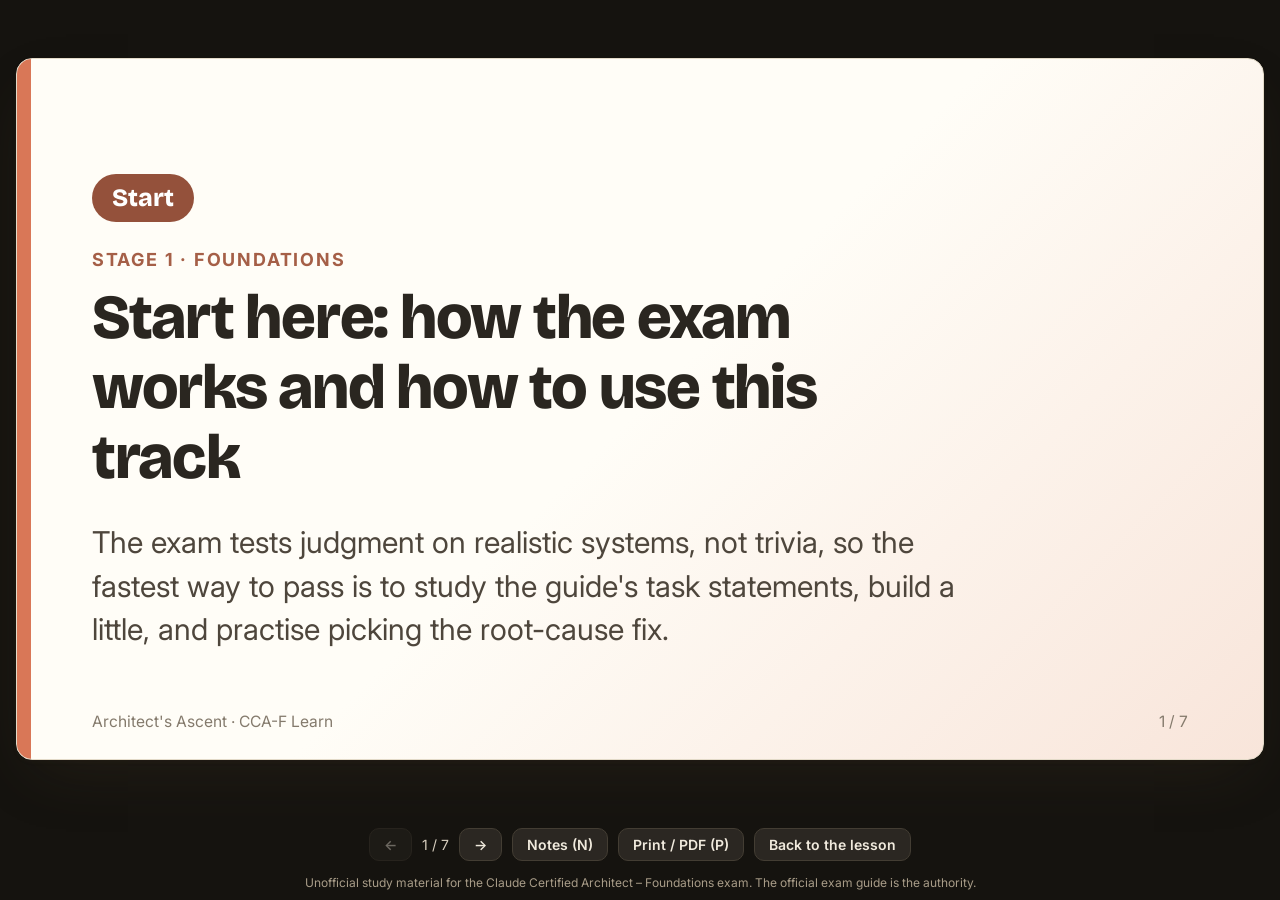
<file: learn/deck.html>
<!DOCTYPE html>
<html lang="en" data-theme="light">
<head>
<meta charset="UTF-8">
<meta name="viewport" content="width=device-width, initial-scale=1.0">
<title>Lesson deck · Architect's Ascent</title>
<meta name="description" content="Slide deck from the Architect's Ascent Learn track for the Claude Certified Architect – Foundations exam. Unofficial study material.">
<link rel="preconnect" href="https://fonts.googleapis.com">
<link rel="preconnect" href="https://fonts.gstatic.com" crossorigin>
<link href="https://fonts.googleapis.com/css2?family=Bricolage+Grotesque:opsz,wght@12..96,400;12..96,600;12..96,700;12..96,800&family=Inter:wght@400;500;600;700&family=JetBrains+Mono:wght@500&display=swap" rel="stylesheet">
<style>
/* Standalone deck viewer: arrows / space / swipe to move, N for notes, P for a printable copy.
 * ?print=1 lays out every slide for Save as PDF; ?render=1 is the fixed 1280x720 stage the video script captures. */
:root {
  --font-display: 'Bricolage Grotesque', 'Inter', sans-serif;
  --font-body: 'Inter', -apple-system, 'Segoe UI', sans-serif;
  --font-code: 'JetBrains Mono', ui-monospace, monospace;

  --bg: #F3EEE3;
  --bg-grad: radial-gradient(1200px 600px at 50% -10%, #FAF4E6 0%, #F3EEE3 55%, #EDE5D4 100%);
  --card: #FFFDF7;
  --card-2: #FAF6EC;
  --ink: #2A2620;
  --ink-soft: #4E463C;
  --muted: #847A6C;
  --line: #E3DAC8;
  --line-strong: #CFC4AD;
  --accent: #D97757;
  --accent-deep: #B85C3C;
  --accent-soft: #F6E3DA;
  --gold: #C2912E;
  --good: #4E8F5B;
  --good-soft: #E2EFE2;
  --bad: #C04F44;
  --bad-soft: #F7E1DD;
  --d1: #D97757; --d2: #8F7BBF; --d3: #4E8F83; --d4: #5B7FA6; --d5: #B0628F;
  --shadow: 0 1px 2px rgba(74,60,40,.06), 0 10px 30px -12px rgba(74,60,40,.18);
  --shadow-big: 0 2px 4px rgba(74,60,40,.08), 0 24px 60px -20px rgba(74,60,40,.28);
  --radius: 16px;
}
[data-theme="dark"] {
  --bg: #201D19;
  --bg-grad: radial-gradient(1200px 600px at 50% -10%, #2B2620 0%, #201D19 55%, #1A1815 100%);
  --card: #2B2722;
  --card-2: #332E27;
  --ink: #F0EADD;
  --ink-soft: #D9D0C0;
  --muted: #A89C88;
  --line: #433D33;
  --line-strong: #57503F;
  --accent: #E08963;
  --accent-deep: #F0A07A;
  --accent-soft: #46342B;
  --gold: #D9AC4B;
  --good: #7CB888;
  --good-soft: #2E3B2E;
  --bad: #E07A6B;
  --bad-soft: #45302C;
  --shadow: 0 1px 2px rgba(0,0,0,.25), 0 10px 30px -12px rgba(0,0,0,.5);
  --shadow-big: 0 2px 4px rgba(0,0,0,.3), 0 24px 60px -20px rgba(0,0,0,.6);
}
* { margin: 0; padding: 0; box-sizing: border-box; }
body { font-family: var(--font-body); background: #15130F; color: var(--ink); min-height: 100vh; display: flex; flex-direction: column; }
code { font-family: var(--font-code); font-size: .85em; background: var(--accent-soft); color: var(--accent-deep); padding: .1em .35em; border-radius: 6px; }
#stage { flex: 1; display: grid; place-items: center; padding: 16px; }
#stage .ldeck { width: min(100%, calc((100vh - 120px) * 16 / 9)); }
body.missing #stage .ldeck { width: min(100%, calc((100vh - 190px) * 16 / 9)); }
body.notes #stage .ldeck { width: min(100%, calc((100vh - 220px) * 16 / 9)); }
#bar { display: flex; gap: 10px; align-items: center; justify-content: center; padding: 10px 16px 14px; color: #D9D0C0; font-size: 14px; flex-wrap: wrap; }
#bar button, #bar a { background: #2B2722; color: #F0EADD; border: 1px solid #433D33; border-radius: 10px; padding: 7px 14px; font: 600 14px var(--font-body); cursor: pointer; text-decoration: none; }
#note { max-width: 900px; margin: 0 auto 14px; padding: 0 16px; color: #D9D0C0; font-size: 15px; display: none; }
#note.show { display: block; }
#bar button:disabled { opacity: .4; cursor: default; }
#missing { max-width: 900px; margin: 16px auto 0; padding: 10px 14px; border-radius: 10px; background: #46342B; color: #F0EADD; font-size: 14px; }
#missing[hidden] { display: none; }
#missing a { color: #F0A07A; }
#disclaimer { text-align: center; color: #A89C88; font-size: 12px; padding-bottom: 10px; }
body.render { background: #F3EEE3; display: block; }
body.render #stage { padding: 0; display: block; }
body.render #stage .ldeck { width: 1280px; }
body.render .lslide { border-radius: 0; border: 0; box-shadow: none; }
body.render #bar, body.render #note, body.render #disclaimer { display: none; }
body.deck-print { background: #fff; display: block; }
body.deck-print #stage { display: block; padding: 0; }
body.deck-print #stage .ldeck { width: 100%; }
body.deck-print .lslide { margin-bottom: 18px; }
body.deck-print #bar, body.deck-print #note, body.deck-print #disclaimer, body.deck-print #missing { display: none; }
@page { size: 13.333in 7.5in; margin: 0; }
</style>
<link rel="stylesheet" href="learn.css">
</head>
<body>
<p id="missing" role="alert" hidden></p>
<div id="stage"><div class="ldeck" id="deck"></div></div>
<div id="note"></div>
<div id="bar">
  <button onclick="move(-1)" id="prev" aria-label="Previous slide">←</button><span id="count" aria-live="polite"></span><button onclick="move(1)" id="next" aria-label="Next slide">→</button>
  <button onclick="toggleNotes()" id="notes-btn" aria-pressed="false">Notes (N)</button><button onclick="printable()">Print / PDF (P)</button>
  <a href="../index.html" id="back">Back to the lesson</a>
</div>
<div id="disclaimer">Unofficial study material for the Claude Certified Architect – Foundations exam. The official exam guide is the authority.</div>
<script>
/* Same code-token highlighting as the game (copied from game.js CODE_RX + fmt; keep in sync). */
const CODE_RX = new RegExp([
  '(?:\\.{1,2}\\/|~\\/)?\\.claude\\/(?:[A-Za-z0-9_\\-.\\/*]*[A-Za-z0-9_\\-\\/*])?',
  '~\\/\\.claude\\.json', '\\.mcp\\.json',
  'claude -p\\b', 'claude-code-action',
  '\\$\\{[A-Z_][A-Z0-9_]*\\}',
  '--[a-z][a-z-]+\\b',
  '(?:\\.{1,2}\\/|\\b)[A-Za-z0-9_\\-][A-Za-z0-9_\\-.]*\\.(?:md|json|tsx|ts|jsx|js|py|yaml|yml|mjs)\\b',
  '\\/(?:compact|context|memory|reload-skills|clear|resume|config|status|usage|plugin)\\b',
  '\\b(?:PreToolUse|PostToolUse|SessionStart|UserPromptSubmit|allowed-tools|argument-hint|cache_control|tool_choice|allowedTools|isRetryable|errorCategory|isError|custom_id|fork_session|max_iterations|max_tokens|stop_reason|end_turn|tool_use|tool_result|few_shot|updatedToolOutput|Grep|Glob)\\b',
  '\\b[a-z][a-z0-9]*(?:_[a-z0-9]+)+\\b',
  '"(?:auto|any|none)"',
].join('|'), 'g');

function fmt(text) {
  const esc = String(text)
    .replace(/&/g, '&amp;').replace(/</g, '&lt;').replace(/>/g, '&gt;');
  /* `backticked` spans are code as written; elsewhere, spot identifiers */
  const code = m => '<code' + (m.length > 22 ? ' class="lc"' : '') + '>' + m + '</code>';
  return esc.split(/`([^`\n]+)`/).map((part, i) => i % 2 ? code(part) : part.replace(CODE_RX, code)).join('');
}
</script>
<script src="lessons.js"></script>
<script src="../learn.js"></script>
<script>
const params = new URLSearchParams(location.search);
const asked = params.get("id") || decodeURIComponent(location.hash.slice(1));
const lesson = Learn.byId(asked) || Learn.all()[0];
if (asked && !Learn.byId(asked)) {
  const m = document.getElementById('missing');
  m.textContent = 'There is no lesson called "' + asked + '", so this is the first lesson. ';
  m.insertAdjacentHTML('beforeend', '<a href="../index.html">Open Architect\'s Ascent</a> and pick one in Learn.');
  m.hidden = false;
  document.body.classList.add('missing');
}
const slides = Learn.deck(lesson);
let i = 0;
document.title = lesson.title + ' · Architect\'s Ascent';
function draw() {
  document.getElementById('deck').innerHTML = Learn.slideHTML(lesson, i);
  Learn.fit(document.querySelector('#deck .lslide'));
  document.getElementById('count').textContent = (i + 1) + ' / ' + slides.length;
  document.getElementById('note').textContent = slides[i].note || '';
  document.getElementById('prev').disabled = i === 0;
  document.getElementById('next').disabled = i === slides.length - 1;
  document.getElementById('back').href = '../index.html#lesson/' + encodeURIComponent(lesson.id) + '/' + (i + 1);
}
function move(d) { i = Math.max(0, Math.min(slides.length - 1, i + d)); draw(); }
function toggleNotes() {
  const on = document.getElementById('note').classList.toggle('show');
  document.body.classList.toggle('notes', on);
  document.getElementById('notes-btn').setAttribute('aria-pressed', String(on));
  draw();
}
function printable() { params.set('print', '1'); params.set('id', lesson.id); location.search = params.toString(); }
window.showSlide = n => { i = n; draw(); return slides.length; };
window.slideCount = slides.length;
/* the game passes its theme; opened directly, follow the system (renders stay light) */
const wantDark = params.get('theme') ? params.get('theme') === 'dark' : !params.get('render') && window.matchMedia && matchMedia('(prefers-color-scheme: dark)').matches;
if (wantDark) document.documentElement.dataset.theme = 'dark';
if (params.get('render')) document.body.classList.add('render');
if (params.get('print')) {
  document.body.classList.add('deck-print');
  document.getElementById('deck').innerHTML = slides.map((_, k) => Learn.slideHTML(lesson, k)).join('');
  document.querySelectorAll('#deck .lslide').forEach(s => Learn.fit(s));
  if (document.fonts) document.fonts.ready.then(() => setTimeout(() => window.print(), 300));
} else draw();
document.addEventListener('keydown', e => {
  if (['ArrowRight', 'PageDown', ' '].includes(e.key)) { move(1); e.preventDefault(); }
  if (['ArrowLeft', 'PageUp'].includes(e.key)) { move(-1); e.preventDefault(); }
  if (e.key === 'n') toggleNotes();
  if (e.key === 'p') printable();
});
let x0 = null;
document.addEventListener('touchstart', e => { x0 = e.touches[0].clientX; }, { passive: true });
document.addEventListener('touchend', e => { if (x0 === null) return; const dx = e.changedTouches[0].clientX - x0; x0 = null; if (Math.abs(dx) > 50) move(dx < 0 ? 1 : -1); }, { passive: true });
</script>
</body>
</html>
</file>
<file: learn/learn.css>
/* ARCHITECT'S ASCENT — Learn track (path, lesson page, slide decks).
 * Shared by index.html and the standalone learn/deck.html. Uses the site tokens
 * (--card, --ink, --d1..--d5, ...); deck.html defines the same tokens. */

/* ---------- learning path ---------- */
.ln-summary { display: flex; gap: 14px; align-items: center; flex-wrap: wrap; background: var(--card); border: 1px solid var(--line); border-radius: var(--radius); padding: 16px 20px; box-shadow: var(--shadow); margin-bottom: 22px; }
.ln-summary .ln-prog { flex: 1; min-width: 200px; }
.ln-summary .ln-prog b { font-family: var(--font-display); font-size: 18px; }
.ln-bar { height: 8px; border-radius: 99px; background: var(--line); overflow: hidden; margin-top: 6px; }
.ln-bar > div { height: 100%; background: linear-gradient(90deg, var(--accent), var(--gold)); border-radius: 99px; }
.ln-stage { margin: 26px 0 8px; }
.ln-stage > h2 { font-family: var(--font-display); font-size: 23px; font-weight: 800; letter-spacing: -.02em; display: flex; gap: 10px; align-items: baseline; flex-wrap: wrap; }
.ln-stage > h2 .lvl { font-size: 12px; font-weight: 700; text-transform: uppercase; letter-spacing: .08em; color: #fff; background: color-mix(in srgb, var(--accent) 72%, #000); padding: 3px 10px; border-radius: 99px; }
.ln-stage > h2 .lvl.l2 { background: color-mix(in srgb, var(--d4) 72%, #000); }
.ln-stage > h2 .lvl.l3 { background: color-mix(in srgb, var(--d5) 72%, #000); }
.ln-stage > p { color: var(--muted); font-size: 14.5px; margin: 4px 0 12px; max-width: 760px; }
.ln-domain { margin: 14px 0 6px; font-weight: 700; font-size: 14px; color: var(--ink-soft); display: flex; gap: 8px; align-items: flex-start; }
.ln-domain .dot { width: 10px; height: 10px; border-radius: 50%; background: var(--dc); flex: none; margin-top: 5px; }
.ln-domain .nm { flex: 1; min-width: 0; }
.ln-grid { display: grid; grid-template-columns: repeat(auto-fill, minmax(230px, 1fr)); gap: 10px; }
.ln-card { position: relative; display: flex; flex-direction: column; align-items: flex-start; justify-content: flex-start; text-align: left; background: var(--card); border: 1px solid var(--line); border-left: 5px solid var(--dc, var(--accent)); border-radius: 13px; padding: 12px 14px 11px; box-shadow: var(--shadow); color: var(--ink); transition: transform .15s, box-shadow .15s; }
.ln-card:hover { transform: translateY(-3px); box-shadow: var(--shadow-big); }
.ln-card .id { font-family: var(--font-display); font-weight: 800; font-size: 13px; color: color-mix(in srgb, var(--dc, var(--accent)) 62%, var(--ink)); }
.ln-card .nm { display: block; font-weight: 600; font-size: 14.5px; line-height: 1.35; margin: 2px 0 6px; }
.ln-card .meta { font-size: 12.5px; color: var(--ink-soft); }
.ln-card .done { position: absolute; top: 9px; right: 11px; font-size: 15px; }
.ln-card.is-done { background: var(--card-2); }
.ln-card.is-next { outline: 2px solid var(--accent); outline-offset: 2px; }
#ln-focus .focus-row:last-of-type { border-bottom: 0; }
.ln-card.is-next:focus-visible { outline: 3px solid var(--focus); outline-offset: 3px; box-shadow: 0 0 0 7px color-mix(in srgb, var(--accent) 45%, transparent); }
.ln-res { display: grid; grid-template-columns: repeat(auto-fill, minmax(280px, 1fr)); gap: 12px; }
.ln-res .box { background: var(--card); border: 1px solid var(--line); border-radius: 14px; padding: 14px 16px; box-shadow: var(--shadow); }
.ln-res .box h3 { font-family: var(--font-display); font-size: 16px; margin-bottom: 6px; }
.ln-res ul { padding-left: 18px; font-size: 14px; }
.ln-res li { margin: 4px 0; }
.ln-res li .muted { font-size: 12.5px; }

/* ---------- lesson page ---------- */
.ls-chips { display: flex; gap: 8px; flex-wrap: wrap; margin: -8px 0 14px; }
.ls-chip { font-size: 12.5px; font-weight: 700; padding: 3px 11px; border-radius: 99px; background: var(--card); border: 1px solid var(--line); color: var(--ink-soft); }
.ls-chip.dom { background: color-mix(in srgb, var(--dc) 72%, #000); border-color: transparent; color: #fff; }
.ls-hook { font-size: 17px; color: var(--ink-soft); margin-bottom: 16px; max-width: 820px; }
.ls-tabs { display: flex; gap: 6px; margin-bottom: 12px; flex-wrap: wrap; }
.ls-tabs button { font-weight: 600; font-size: 14px; padding: 8px 14px; border-radius: 10px; border: 1px solid var(--line); background: var(--card); color: var(--ink-soft); }
.ls-tabs button.on { background: var(--ink); color: var(--bg); border-color: var(--ink); }
.ls-player { background: #000; border-radius: var(--radius); overflow: hidden; box-shadow: var(--shadow-big); }
/* the player fits a laptop window under the lesson header; slides keep the full width for legibility
   and picking the Slides tab scrolls them into view (Learn.reveal) */
#ls-pane { scroll-margin-top: calc(var(--topbar-h, 70px) + 10px); }
#ls-pane > .ls-player { max-width: max(560px, calc((100vh - 460px) * 16 / 9)); margin: 0 auto; }
.ls-player video { display: block; width: 100%; aspect-ratio: 16 / 9; background: #000; }
.ls-deckbar { display: flex; align-items: center; gap: 10px; margin: 10px 0 0; flex-wrap: wrap; }
.ls-deckbar .count { font-weight: 700; font-size: 14px; color: var(--muted); min-width: 64px; text-align: center; }
.ls-deckbar .grow { flex: 1; }
.ls-dots { display: flex; gap: 0; }
.ls-dots button { width: 24px; height: 24px; padding: 0; border: 0; border-radius: 50%; background: none; cursor: pointer; display: grid; place-items: center; }
.ls-dots button::before { content: ''; width: 8px; height: 8px; border-radius: 50%; background: var(--line-strong); }
.ls-dots button.on::before { background: var(--accent); width: 10px; height: 10px; }
.ls-dots button:focus-visible { outline: 3px solid var(--focus); outline-offset: -2px; }
.ls-deckbar .btn:disabled { opacity: .45; cursor: default; transform: none; }
.ls-code { margin-top: 10px; font-family: var(--font-code); font-size: 14px; line-height: 1.55; background: #24201B; color: #F0EADD; border-radius: 12px; padding: 14px 16px; white-space: pre; overflow-x: auto; }
.ls-note { margin-top: 10px; background: var(--card-2); border: 1px dashed var(--line-strong); border-radius: 12px; padding: 10px 14px; font-size: 14.5px; color: var(--ink-soft); }
.ls-section { margin-top: 26px; }
.ls-section h2 { font-family: var(--font-display); font-size: 19px; font-weight: 800; margin-bottom: 8px; }
.ls-delta { background: var(--accent-soft); border-radius: 12px; padding: 10px 14px; font-size: 14.5px; margin-top: 14px; }
.ls-check { background: var(--card); border: 1px solid var(--line); border-radius: 14px; padding: 14px 16px; margin-bottom: 12px; box-shadow: var(--shadow); }
.ls-check .q-text { font-size: 16px; margin-bottom: 10px; }
.ls-why { margin-top: 10px; font-size: 14.5px; padding: 9px 12px; border-radius: 10px; background: var(--good-soft); }
.ls-why.bad { background: var(--bad-soft); }
.ls-vids { display: grid; grid-template-columns: repeat(auto-fill, minmax(260px, 1fr)); gap: 12px; }
.ls-vid { background: var(--card); border: 1px solid var(--line); border-radius: 14px; overflow: hidden; box-shadow: var(--shadow); }
.ls-vid .frame { position: relative; aspect-ratio: 16 / 9; background: #111 center / cover no-repeat; display: grid; place-items: center; cursor: pointer; border: 0; width: 100%; }
.ls-vid .frame:focus-visible { outline-offset: -5px; }
.ls-vid .frame span { background: rgba(0,0,0,.65); color: #fff; font-weight: 700; font-size: 13px; padding: 7px 12px; border-radius: 99px; }
.ls-vid iframe { width: 100%; aspect-ratio: 16 / 9; border: 0; display: block; }
.ls-vid .cap { padding: 9px 12px 11px; font-size: 13.5px; }
.ls-vid .cap b { display: block; line-height: 1.35; }
.ls-vid .cap .muted { font-size: 12.5px; color: var(--ink-soft); }
.ls-src { padding-left: 18px; font-size: 14.5px; }
.ls-src li { margin: 4px 0; }
.ls-foot { display: flex; gap: 10px; flex-wrap: wrap; margin-top: 26px; padding-top: 18px; border-top: 1px solid var(--line); }
.ls-gloss { display: grid; grid-template-columns: repeat(auto-fill, minmax(240px, 1fr)); gap: 8px; }
.ls-gloss div { background: var(--card); border: 1px solid var(--line); border-radius: 11px; padding: 9px 12px; font-size: 14px; }
.ls-gloss b { display: block; font-size: 14px; }

/* ---------- slide (16:9, scales with its container) ---------- */
.ldeck { container-type: inline-size; width: 100%; }
.lslide {
  --dc: var(--accent);
  position: relative; aspect-ratio: 16 / 9; width: 100%; overflow: hidden;
  background: var(--card); color: var(--ink); border: 1px solid var(--line); border-radius: var(--radius);
  box-shadow: var(--shadow-big); padding: 5.2cqw 6cqw 4.6cqw; display: flex; flex-direction: column;
  font-family: var(--font-body); font-size: 2.15cqw; line-height: 1.45;
}
.lslide::before { content: ''; position: absolute; left: 0; top: 0; bottom: 0; width: 1.1cqw; background: var(--dc); }
.lslide .kick { font-size: .67em; font-weight: 700; letter-spacing: .1em; text-transform: uppercase; color: color-mix(in srgb, var(--dc) 70%, var(--ink)); margin-bottom: .8cqw; }
.lslide h2 { font-family: var(--font-display); font-weight: 800; font-size: 1.72em; line-height: 1.12; letter-spacing: -.02em; margin-bottom: 2.2cqw; }
.lslide ul { list-style: none; padding: 0; margin: 0; display: grid; gap: 1.25cqw; align-content: start; }
.lslide li { position: relative; padding-left: 2.6cqw; }
.lslide li::before { content: ''; position: absolute; left: .3cqw; top: .62em; width: 1cqw; height: 1cqw; border-radius: 50%; background: var(--dc); }
.lslide code { font-size: .88em; white-space: normal; }
.lslide .body { flex: 1; display: flex; gap: 3cqw; min-height: 0; }
.lslide .body > * { flex: 1; min-width: 0; }
.lslide pre { font-family: var(--font-code); font-size: .72em; line-height: 1.5; background: #24201B; color: #F0EADD; border-radius: 1.4cqw; padding: 1.8cqw 2cqw; overflow: hidden; white-space: pre-wrap; overflow-wrap: anywhere; align-self: flex-start; max-height: 100%; }
.lslide .body > pre { flex: 1.25; }
.lslide pre .lang { display: block; font-family: var(--font-body); font-size: .78em; font-weight: 700; text-transform: uppercase; letter-spacing: .08em; color: #A89C88; margin-bottom: .6cqw; }
.lslide .foot { position: absolute; left: 6cqw; right: 6cqw; bottom: 2cqw; display: flex; justify-content: space-between; font-size: 1.25cqw; color: var(--muted); }
.lslide .delta { margin-top: auto; font-size: .74em; background: var(--accent-soft); border-radius: 1cqw; padding: .9cqw 1.4cqw; }
/* title slide */
.lslide.k-title { justify-content: center; background: linear-gradient(135deg, var(--card) 50%, color-mix(in srgb, var(--dc) 18%, var(--card))); }
.lslide.k-title h2 { font-size: 2.33em; max-width: 80%; }
.lslide.k-title .hook { font-size: 1.12em; color: var(--ink-soft); max-width: 80%; }
.lslide.k-title .badge { display: inline-block; font-family: var(--font-display); font-weight: 800; font-size: .93em; color: #fff; background: color-mix(in srgb, var(--dc) 68%, #000); padding: .5cqw 1.6cqw; border-radius: 99px; margin-bottom: 2cqw; align-self: flex-start; }
/* traps */
.lslide .traps { display: grid; gap: 1.3cqw; }
.lslide .trap { display: grid; grid-template-columns: 1fr 1fr; gap: 1.2cqw; font-size: .81em; line-height: 1.38; }
.lslide .trap > div { border-radius: 1.1cqw; padding: 1cqw 1.4cqw; }
.lslide .trap .w { background: var(--bad-soft); }
.lslide .trap .r { background: var(--good-soft); }
.lslide .trap b { display: block; font-size: .69em; text-transform: uppercase; letter-spacing: .08em; margin-bottom: .2cqw; }
.lslide .trap .w b { color: var(--bad); }
.lslide .trap .r b { color: var(--good); }
.lslide .trap .why { display: block; margin-top: .3cqw; color: var(--ink-soft); font-size: .86em; }
/* recap */
.lslide.k-recap { background: linear-gradient(160deg, var(--card) 60%, color-mix(in srgb, var(--dc) 14%, var(--card))); }
.lslide.k-recap li { font-weight: 600; }
/* glossary slide */
.lslide .gl { display: grid; grid-template-columns: 1fr 1fr; gap: 1cqw 2.4cqw; font-size: .79em; }
.lslide .gl b { color: var(--dc); }

@media (max-width: 640px) {
  .ls-deckbar .ls-dots { display: none; }
  /* phone slides change height: keep Prev/Next in one place */
  .ls-deckbar { position: sticky; bottom: 0; z-index: 5; background: var(--bg); padding: 8px 0; margin-top: 0; flex-wrap: nowrap; gap: 6px; }
  .ls-deckbar .count { min-width: 44px; }
  .ls-deckbar .lbl { display: none; }
  .ls-foot .btn { flex: 1 1 100%; }
}

/* phone-width slides: reflow at a readable size instead of shrinking a 16:9 picture
   (the narrated videos are rendered at 1280px, so they keep the 16:9 layout) */
@container (max-width: 560px) {
  .lslide { aspect-ratio: auto; font-size: 15px !important; line-height: 1.45; padding: 18px 16px 40px 22px; }
  .lslide::before { width: 5px; }
  .lslide .kick { margin-bottom: 6px; }
  .lslide h2 { margin-bottom: 12px; font-size: 1.45em; }
  .lslide ul { gap: 8px; }
  .lslide li { padding-left: 16px; }
  .lslide li::before { left: 2px; width: 7px; height: 7px; }
  .lslide .body { flex-direction: column; gap: 12px; }
  .lslide pre { font-size: .8em !important; border-radius: 10px; padding: 10px 12px; max-height: none; align-self: stretch; white-space: pre; overflow-wrap: normal; overflow-x: auto; }
  .lslide pre .lang { margin-bottom: 4px; }
  .lslide .foot { left: 22px; right: 16px; bottom: 12px; font-size: 11px; }
  .lslide .delta { margin-top: 12px; border-radius: 8px; padding: 8px 10px; }
  .lslide.k-title { min-height: 220px; }
  .lslide.k-title h2 { font-size: 1.7em; max-width: none; }
  .lslide.k-title .hook { max-width: none; font-size: 1.02em; }
  .lslide.k-title .badge { padding: 3px 12px; margin-bottom: 12px; }
  .lslide .traps { gap: 10px; }
  .lslide .trap { grid-template-columns: 1fr; gap: 4px; font-size: .9em; }
  .lslide .trap > div { border-radius: 8px; padding: 8px 10px; }
  .lslide .trap b { margin-bottom: 2px; }
  .lslide .gl { grid-template-columns: 1fr; gap: 6px; font-size: .9em; }
}
@media print {
  body.deck-print .lslide { break-after: page; box-shadow: none; border: 0; border-radius: 0; }
  body.deck-print .lslide:last-child { break-after: auto; }
}
.ls-lab { background: var(--card); border: 1px solid var(--line); border-left: 5px solid var(--gold); border-radius: 14px; padding: 14px 18px; box-shadow: var(--shadow); font-size: 15px; }
.ls-lab ol { padding-left: 20px; margin: 8px 0; }
.ls-lab li { margin: 5px 0; }
.ls-lab p { font-size: 14.5px; color: var(--ink-soft); }
#screen-learn .bp-focus h2 { font-family: var(--font-display); font-size: 16px; margin: 6px 0 8px; text-align: left; }
.ls-delta code, .ls-lab code { color: color-mix(in srgb, var(--accent-deep) 80%, var(--ink)); }
#screen-learn a:not(.btn), #screen-lesson a:not(.btn) { color: color-mix(in srgb, var(--accent-deep) 85%, var(--ink)); }

/* official prep courses: inline on the path, and their own section above the reading list */
.prep-tag { display: inline-block; font-size: 11px; font-weight: 700; text-transform: uppercase; letter-spacing: .06em; color: color-mix(in srgb, var(--accent-deep) 85%, var(--ink)); border: 1px solid color-mix(in srgb, var(--accent) 55%, transparent); border-radius: 99px; padding: 1px 8px; vertical-align: 1px; white-space: nowrap; }
.ln-prep { display: flex; flex-wrap: wrap; gap: 4px 8px; align-items: baseline; font-size: 13.5px; margin: 2px 0 10px 18px; color: var(--ink-soft); }
.ln-prep .sep { color: var(--muted); }
.ln-prepgrid { display: grid; grid-template-columns: repeat(auto-fill, minmax(260px, 1fr)); gap: 12px; }
.ln-prepgrid .box { background: var(--card); border: 1px solid var(--line); border-radius: 14px; padding: 14px 16px; box-shadow: var(--shadow); display: flex; flex-direction: column; gap: 6px; }
.ln-prepgrid h3 { font-family: var(--font-display); font-size: 16px; margin: 0; }
.ln-prepgrid p { font-size: 13.5px; color: var(--ink-soft); margin: 0; flex: 1; }
.ln-prepgrid .chips { display: flex; gap: 6px; flex-wrap: wrap; }
.dchip { font-size: 11.5px; font-weight: 700; padding: 1px 8px; border-radius: 99px; border: 1px solid var(--dc, var(--line)); color: var(--ink-soft); }
.dchip[style] { background: color-mix(in srgb, var(--dc) 14%, transparent); }
#ln-prep-all { scroll-margin-top: 96px; } /* clear the sticky HUD */
</file>
